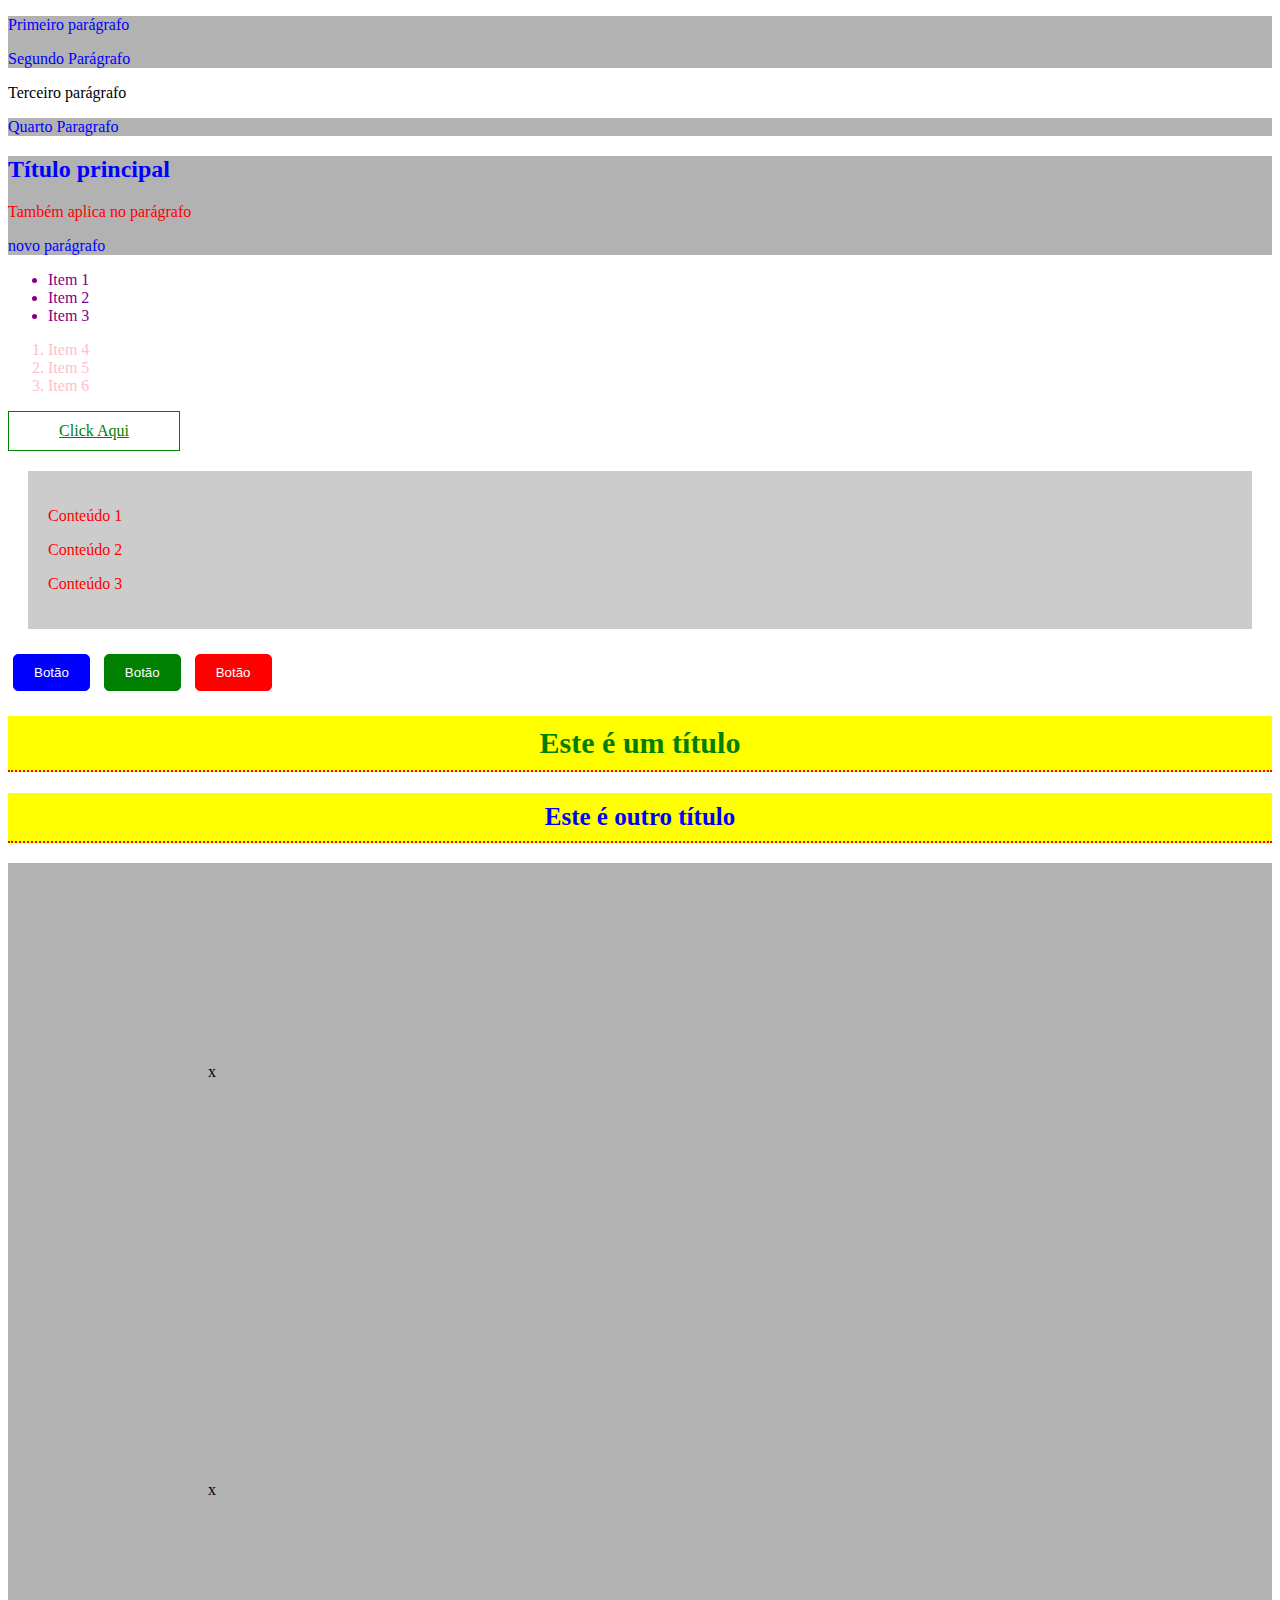
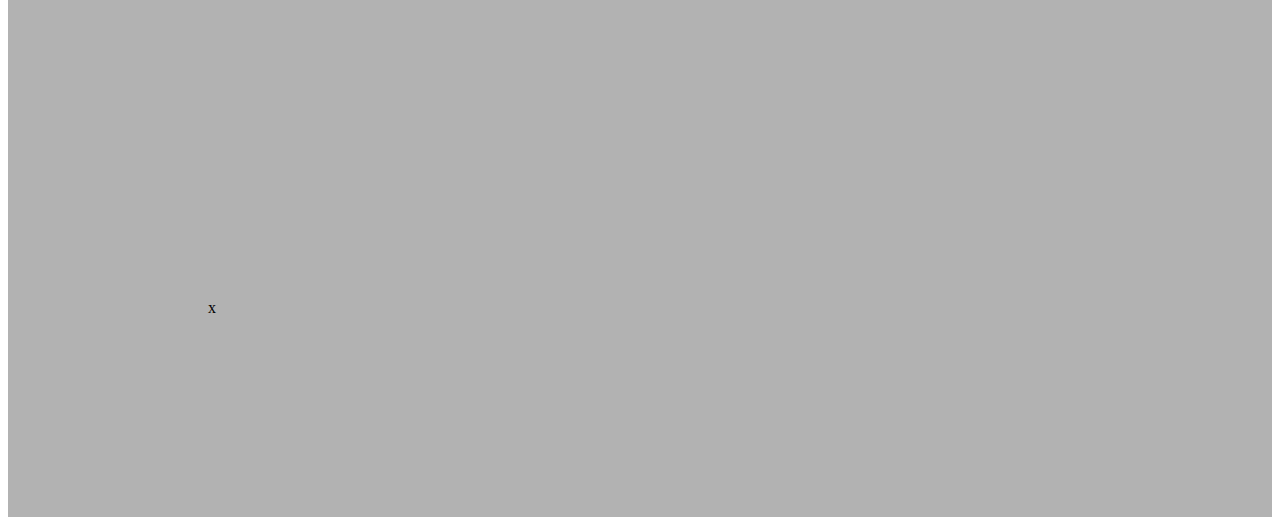
<file: 04. Regras de estilo/index.html>
<!DOCTYPE html>
    <html lang="pt-br">
    <head>
        <meta charset="UTF-8">
        <meta http-equiv="X-UA-Compatible" content="IE=edge">
        <meta name="viewport" content="width=device-width, initial-scale=1.0">

        <title>Regras de estilo</title>

        <!-- Estilo CSS -->
        <link rel="stylesheet" href="estilo.css">

        <!-- OBS: Basicamente o "nesting" é equivalente a seletores de pai e filho -->

    </head>

    <body>

        <div>
            <p>Primeiro parágrafo</p>
            <p>Segundo Parágrafo</p>
        </div>

        <p>Terceiro parágrafo</p>

        <div>
            <p>Quarto Paragrafo</p>
        </div>

        <main>
            <h2>Título principal</h2>
            <p class="p-vermelho">Também aplica no parágrafo</p>
            <p>novo parágrafo</p>
        </main>

        <ul>
            <li>Item 1</li>
            <li>Item 2</li>
            <li>Item 3</li>
        </ul>

        <ol>
            <li>Item 4</li>
            <li>Item 5</li>
            <li>Item 6</li>
        </ol>


        <a href="">Click Aqui</a>

        <div class="container">

            <p class="container-content">Conteúdo 1</p>
            <p class="container-content">Conteúdo 2</p>
            <p class="container-content">Conteúdo 3</p>

        </div>

        <button class="btn">Botão</button>
        <button class="btn btn-success">Botão</button>
        <button class="btn btn-danger">Botão</button>

        <h1 class="title">Este é um título</h1>
        <h2 class="sub-title">Este é outro título</h2>

        <div class="spacing">x</div>
        <div class="spacing">x</div>
        <div class="spacing">x</div>

    </body>
</html>
</file>
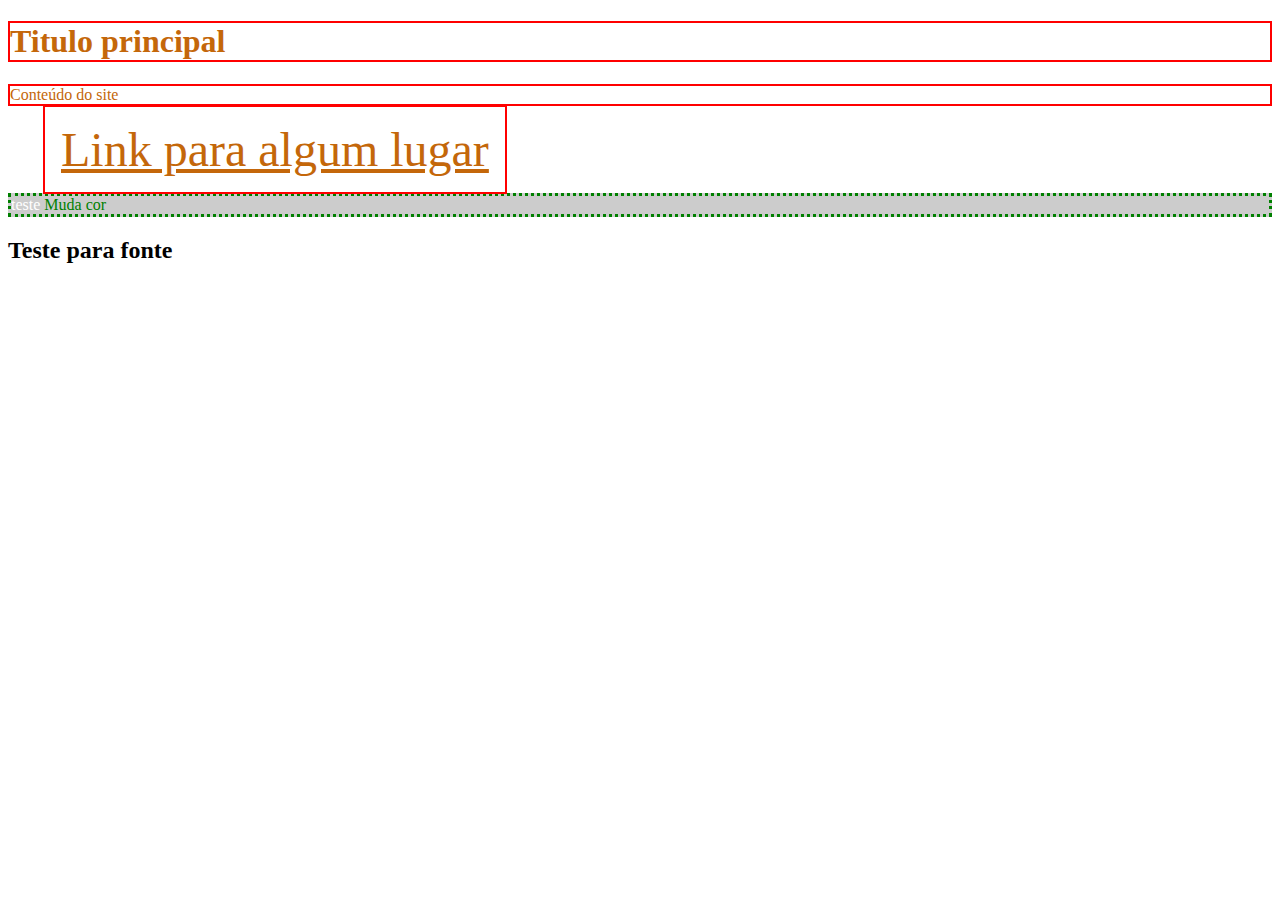
<file: 05. Variaveis/index.html>
<!DOCTYPE html>
    <html lang="pt-br">
    <head>
        <meta charset="UTF-8">
        <meta http-equiv="X-UA-Compatible" content="IE=edge">
        <meta name="viewport" content="width=device-width, initial-scale=1.0">
        <title>Variáveis</title>

        <!--Estilo CSS-->
        <link rel="stylesheet" href="css-sass/estilo.css">
    </head>

    <body>

        <h1>Titulo principal</h1>
        <p>Conteúdo do site</p>
        <a href="">Link para algum lugar</a>

        <div>
            <p>teste <span>Muda cor</span></p>
            <h2>Teste para fonte</h2>
        </div>


        
    </body>
</html>
</file>
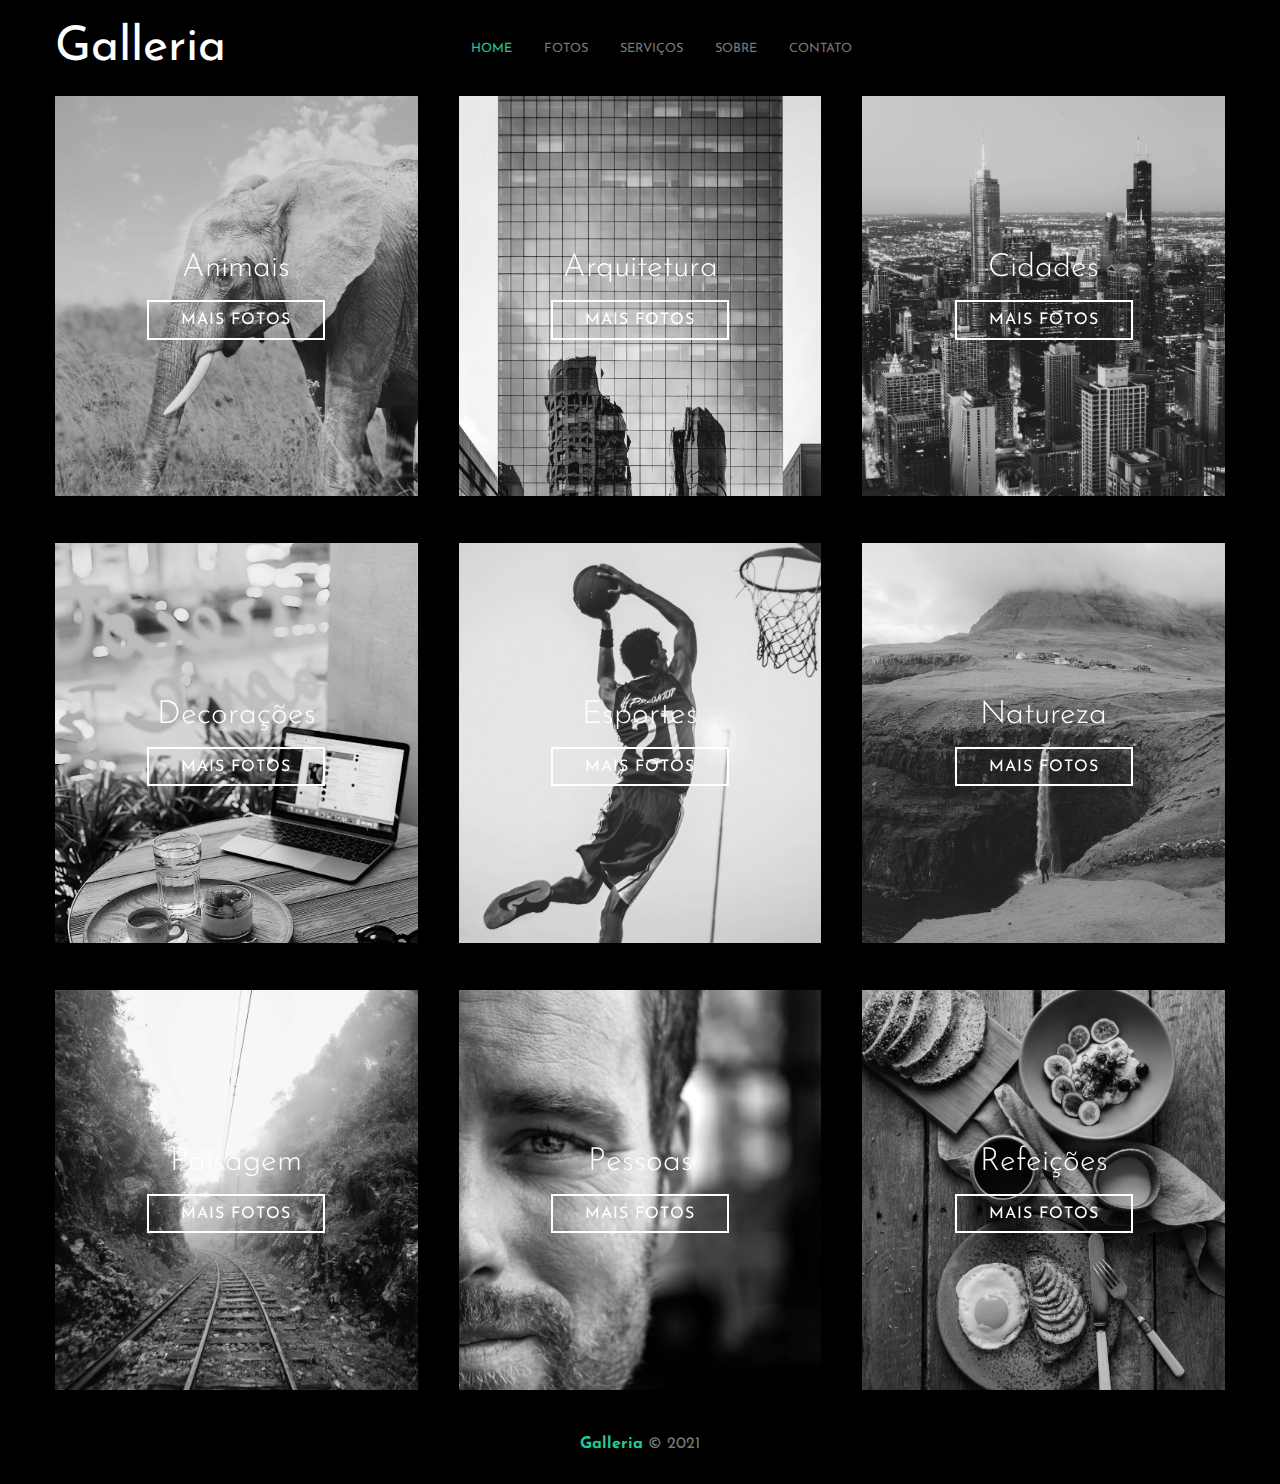
<file: 00. curso_sass-main/11_galleria/index.html>
<!DOCTYPE html>
<html lang="en">
<head>
  <meta charset="UTF-8">
  <meta name="viewport" content="width=device-width, initial-scale=1.0">
  <title>Galleria</title>
  <!-- Google Fonts -->
  <link rel="preconnect" href="https://fonts.gstatic.com">
  <link href="https://fonts.googleapis.com/css2?family=Josefin+Sans:ital,wght@0,100;0,200;0,300;0,400;0,500;0,600;0,700;1,100;1,200;1,300;1,400;1,500;1,600;1,700&display=swap" rel="stylesheet">
  <!-- Font Awesome -->
  <link rel="stylesheet" href="https://cdnjs.cloudflare.com/ajax/libs/font-awesome/5.15.2/css/all.min.css" integrity="sha512-HK5fgLBL+xu6dm/Ii3z4xhlSUyZgTT9tuc/hSrtw6uzJOvgRr2a9jyxxT1ely+B+xFAmJKVSTbpM/CuL7qxO8w==" crossorigin="anonymous" />
  <!-- Estilos da aplicação -->
  <link rel="stylesheet" href="css/styles.css">
</head>
<body>
  <header class="header">
    <a href="" class="header-brand">Galleria</a>
    <nav class="header-navbar">
      <ul>
        <li>
          <a href="#" class="active">Home</a>
        </li>
        <li>
          <a href="#">Fotos</a>
        </li>
        <li>
          <a href="#">Serviços</a>
        </li>
        <li>
          <a href="#">Sobre</a>
        </li>
        <li>
          <a href="#">Contato</a>
        </li>
      </ul>
    </nav>
    <div class="header-social-media">
      <ul>
        <li>
          <a href="#">
            <i class="fab fa-facebook-f"></i>
          </a>
        </li>
        <li>
          <a href="#">
            <i class="fab fa-twitter"></i>
          </a>
        </li>
        <li>
          <a href="#">
            <i class="fab fa-instagram"></i>
          </a>
        </li>
        <li>
          <a href="#">
            <i class="fab fa-youtube"></i>
          </a>
        </li>
      </ul>
    </div>
  </header>
  <main>
    <div class="gallery">
      <div class="gallery-card" id="card-1">
        <h2 class="gallery-card-title">Animais</h2>
        <a href="" class="gallery-card-btn">Mais fotos</a>
      </div>
      <div class="gallery-card" id="card-2">
        <h2 class="gallery-card-title">Arquitetura</h2>
        <a href="" class="gallery-card-btn">Mais fotos</a>
      </div>
      <div class="gallery-card" id="card-3">
        <h2 class="gallery-card-title">Cidades</h2>
        <a href="" class="gallery-card-btn">Mais fotos</a>
      </div>
      <div class="gallery-card" id="card-4">
        <h2 class="gallery-card-title">Decorações</h2>
        <a href="" class="gallery-card-btn">Mais fotos</a>
      </div>
      <div class="gallery-card" id="card-5">
        <h2 class="gallery-card-title">Esportes</h2>
        <a href="" class="gallery-card-btn">Mais fotos</a>
      </div>
      <div class="gallery-card" id="card-6">
        <h2 class="gallery-card-title">Natureza</h2>
        <a href="" class="gallery-card-btn">Mais fotos</a>
      </div>
      <div class="gallery-card" id="card-7">
        <h2 class="gallery-card-title">Paisagem</h2>
        <a href="" class="gallery-card-btn">Mais fotos</a>
      </div>
      <div class="gallery-card" id="card-8">
        <h2 class="gallery-card-title">Pessoas</h2>
        <a href="" class="gallery-card-btn">Mais fotos</a>
      </div>
      <div class="gallery-card" id="card-9">
        <h2 class="gallery-card-title">Refeições</h2>
        <a href="" class="gallery-card-btn">Mais fotos</a>
      </div>
    </div>
  </main>
  <footer>
    <p><span>Galleria</span> &copy; 2021</p>
  </footer>
</body>
</html>
</file>
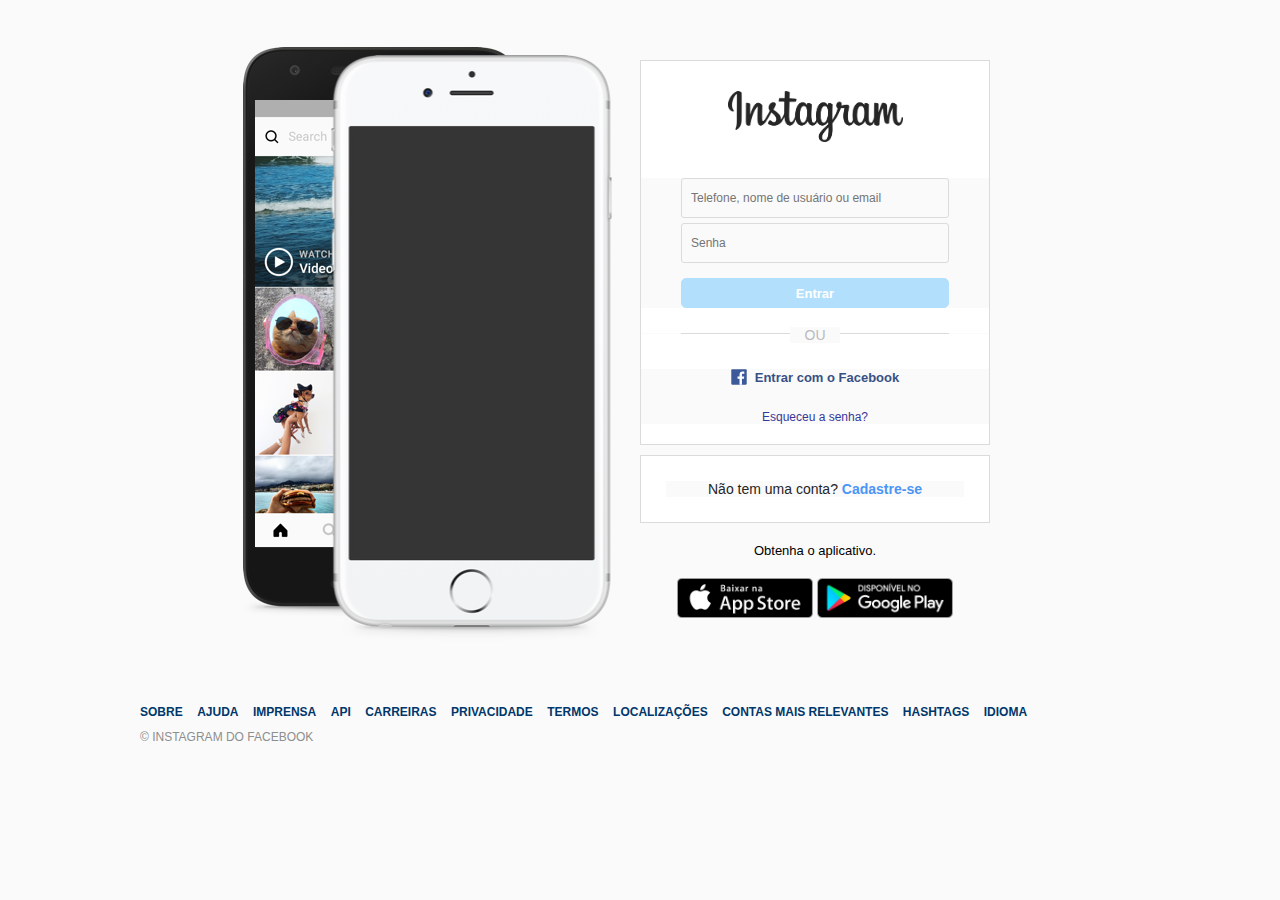
<file: 00. curso_sass-main/12_home_instagram/index.html>
<!DOCTYPE html>
<html lang="en">
<head>
  <meta charset="UTF-8">
  <meta name="viewport" content="width=device-width, initial-scale=1.0, maxmum-scale=1, user-scalable=no">
  <title>Instagram</title>
  <link rel="shortcut icon" href="img/favicon.png" />
  <link rel="stylesheet" href="css/styles.css">
</head>
<body>
  <main>
    <div id="main-container">
      <!-- BANNER LATERAL -->
      <div id="banner-container">
        <img src="img/imagem_cel_exterior.png" alt="Crie uma conta no Instagram">
      </div>
      <!-- FORM DE LOGIN E REGISTRO -->
      <div id="form-container">
        <div id="form-box">
          <img id="logo-insta" src="img/logo_instagram.png" alt="Instagram">
          <form id="login-form">
            <input type="text" name="username" placeholder="Telefone, nome de usuário ou email">
            <input type="password" name="password" placeholder="Senha">
            <input type="submit" value="Entrar">
          </form>
          <div class="separator">
            <div class="line"></div>
            <span>Ou</span>
          </div>
          <div id="other-links">
            <div id="facebook-login">
              <a href="#">
                <img src="img/logo_facebook.svg" alt="Facebook">
                <span>Entrar com o Facebook</span>
              </a>
            </div>
            <div id="forgot-pass">
              <a href="#">Esqueceu a senha?</a>
            </div>
          </div>
        </div>
        <div id="register-container">
          <p>Não tem uma conta? <a href="#">Cadastre-se</a></p>
        </div>
        <div id="get-app-container">
          <p>Obtenha o aplicativo.</p>
          <a href="#">
            <img src="img/botao_apple.png" alt="Apple Store">
          </a>
          <a href="#">
            <img src="img/botao_google_play.png" alt="Google Play">
          </a>
        </div>
      </div>
    </div>
  </main>
  <!-- RODAPÉ E LINKS DE NAVEGAÇÃO -->
  <footer>
    <nav>
      <ul id="footer-links">
        <li><a href="#">Sobre</a></li>
        <li><a href="#">Ajuda</a></li>
        <li><a href="#">Imprensa</a></li>
        <li><a href="#">API</a></li>
        <li><a href="#">Carreiras</a></li>
        <li><a href="#">Privacidade</a></li>
        <li><a href="#">Termos</a></li>
        <li><a href="#">Localizações</a></li>
        <li><a href="#">Contas mais relevantes</a></li>
        <li><a href="#">Hashtags</a></li>
        <li><a href="#">Idioma</a></li>
      </ul>
    </nav>
    <p id="copyright">&copy; Instagram do Facebook</p>
  </footer>
</body>
</html>
</file>
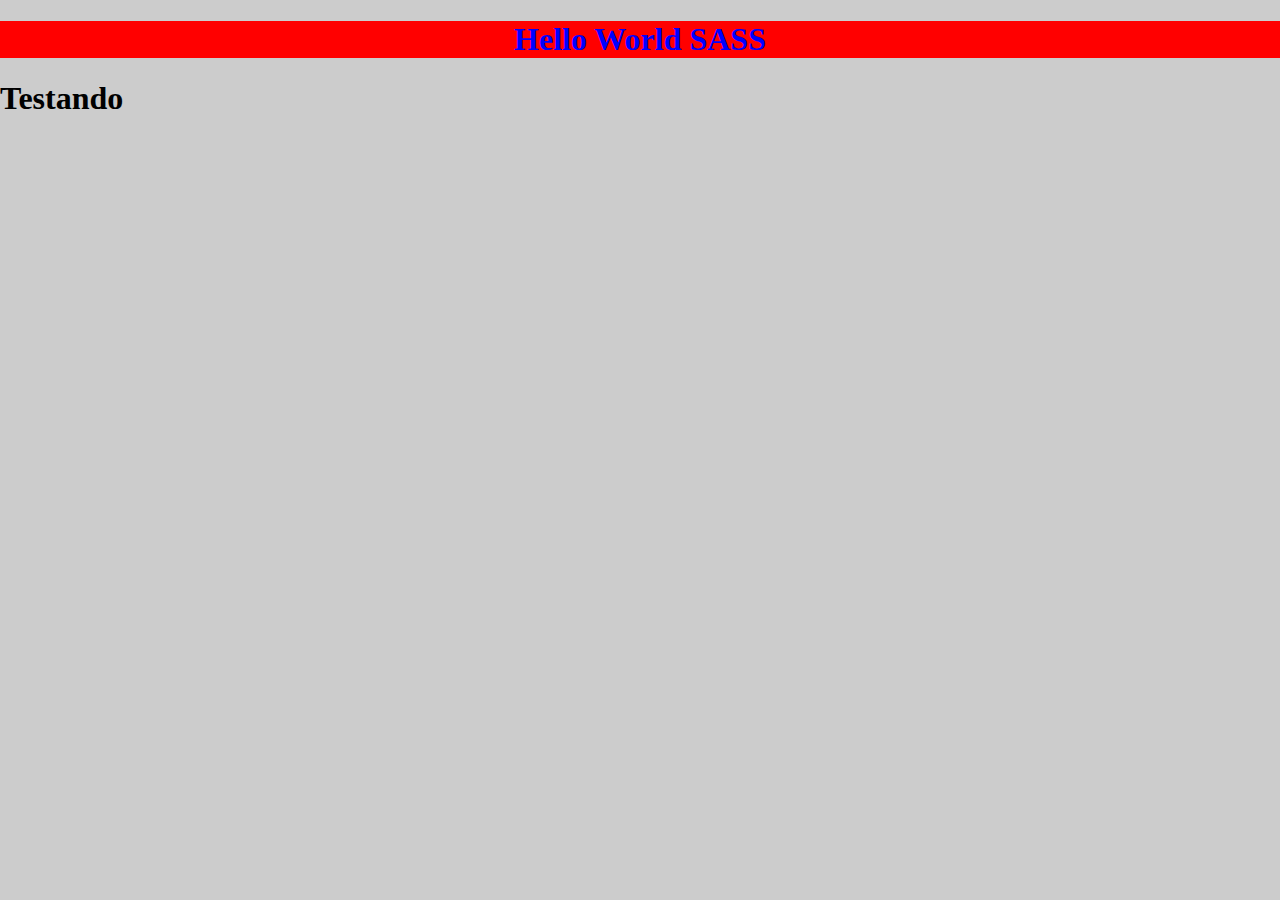
<file: 00. curso_sass-main/1_intro/index.html>
<!DOCTYPE html>
<html lang="en">
<head>
  <meta charset="UTF-8">
  <meta name="viewport" content="width=device-width, initial-scale=1.0">
  <title>Intro SASS</title>
  <link rel="stylesheet" href="css/styles.css">
</head>
<body>
  <div class="container">
    <h1>Hello World SASS</h1>
  </div>
  <h1>Testando</h1>
</body>
</html>
</file>
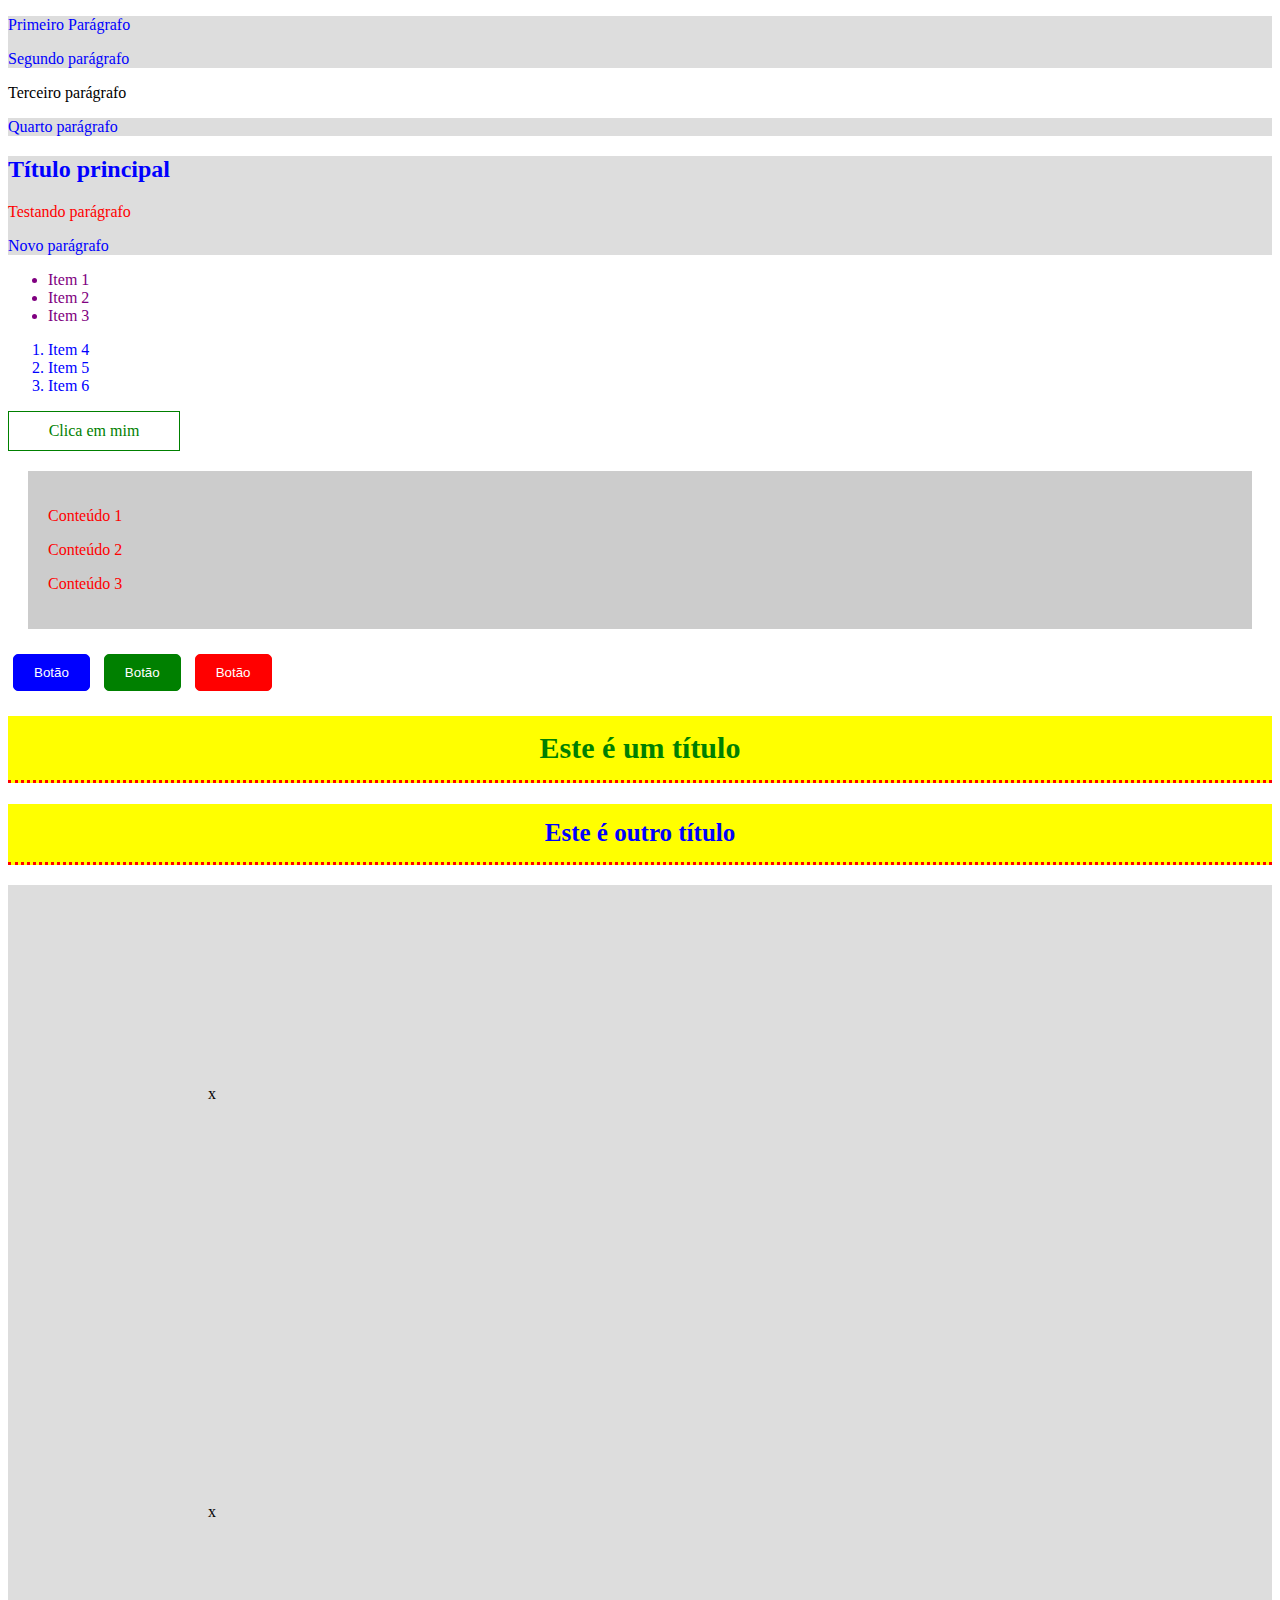
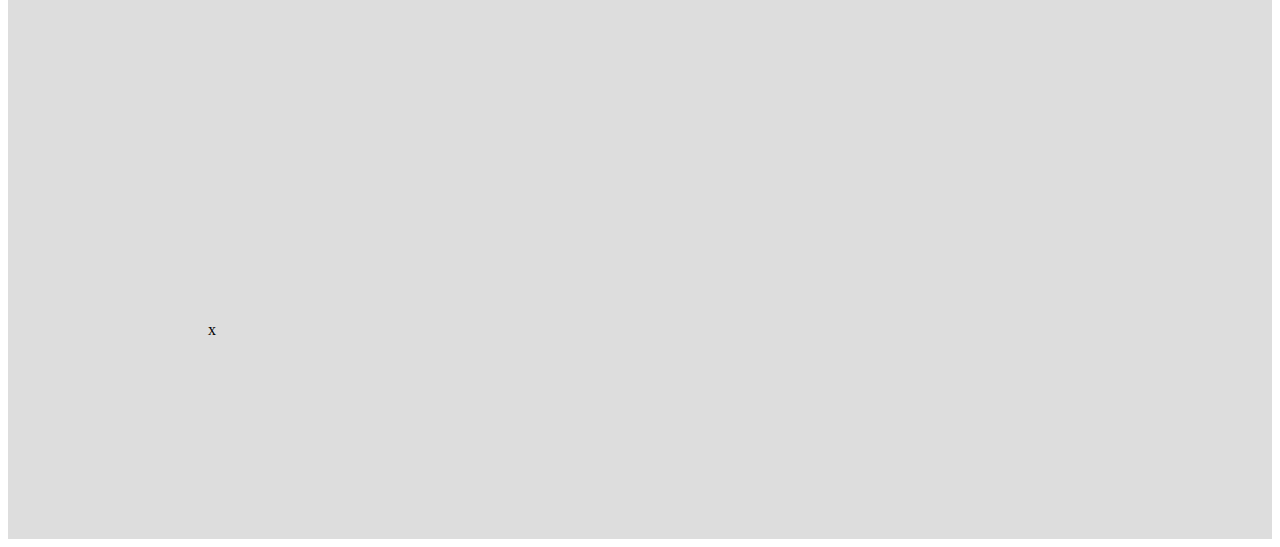
<file: 00. curso_sass-main/3_regras_de_estilo/index.html>
<!DOCTYPE html>
<html lang="en">
<head>
  <meta charset="UTF-8">
  <meta name="viewport" content="width=device-width, initial-scale=1.0">
  <title>Regras de Estilo</title>
  <link rel="stylesheet" href="css/styles.css">
</head>
<body>
  <div>
    <p>Primeiro Parágrafo</p>
    <p>Segundo parágrafo</p>
  </div>
  <p>Terceiro parágrafo</p>
  <div>
    <p>Quarto parágrafo</p>
  </div>
  <main>
    <h2>Título principal</h2>
    <p class="p-vermelho">Testando parágrafo</p>
    <p>Novo parágrafo</p>
  </main>
  <ul>
    <li>Item 1</li>
    <li>Item 2</li>
    <li>Item 3</li>
  </ul>
  <ol>
    <li>Item 4</li>
    <li>Item 5</li>
    <li>Item 6</li>
  </ol>
  <a href="#">Clica em mim</a>
  <div class="container">
    <p class="container-content">Conteúdo 1</p>
    <p class="container-content">Conteúdo 2</p>
    <p class="container-content">Conteúdo 3</p>
  </div>
  <button class="btn">Botão</button>
  <button class="btn btn-success">Botão</button>
  <button class="btn btn-danger">Botão</button>
  <h1 class="title">Este é um título</h1>
  <h2 class="sub-title">Este é outro título</h2>
  <div class="spacing">x</div>
  <div class="spacing">x</div>
  <div class="spacing">x</div>
</body>
</html>
</file>
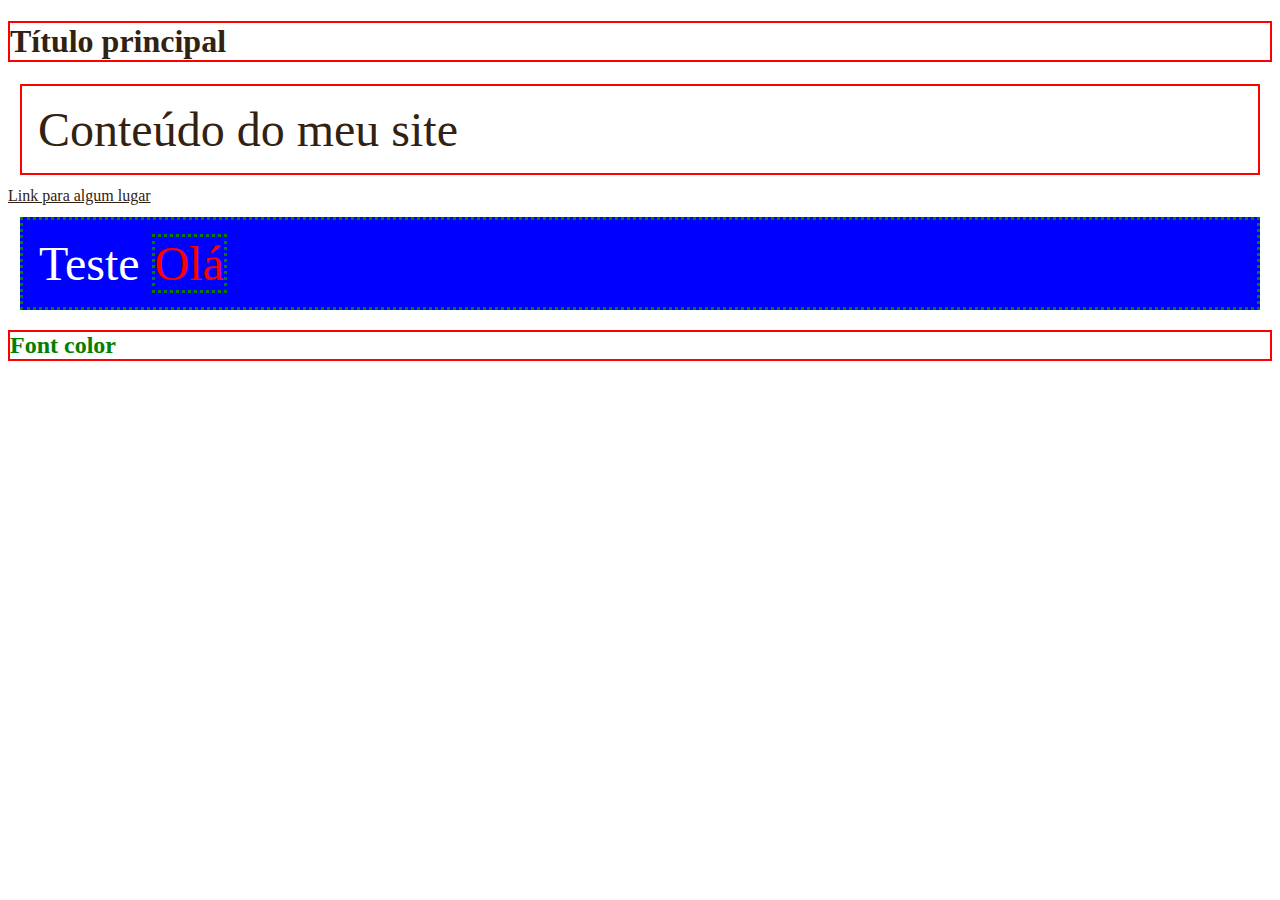
<file: 00. curso_sass-main/4_variaveis/index.html>
<!DOCTYPE html>
<html lang="en">
<head>
  <meta charset="UTF-8">
  <meta name="viewport" content="width=device-width, initial-scale=1.0">
  <title>Variáveis</title>
  <link rel="stylesheet" href="css/styles.css">
</head>
<body>
  <h1>Título principal</h1>
  <p>Conteúdo do meu site</p>
  <a href="#">Link para algum lugar</a>
  <div>
    <p>Teste <span>Olá</span></p>
  </div>
  <h2>Font color</h2>
</body>
</html>
</file>
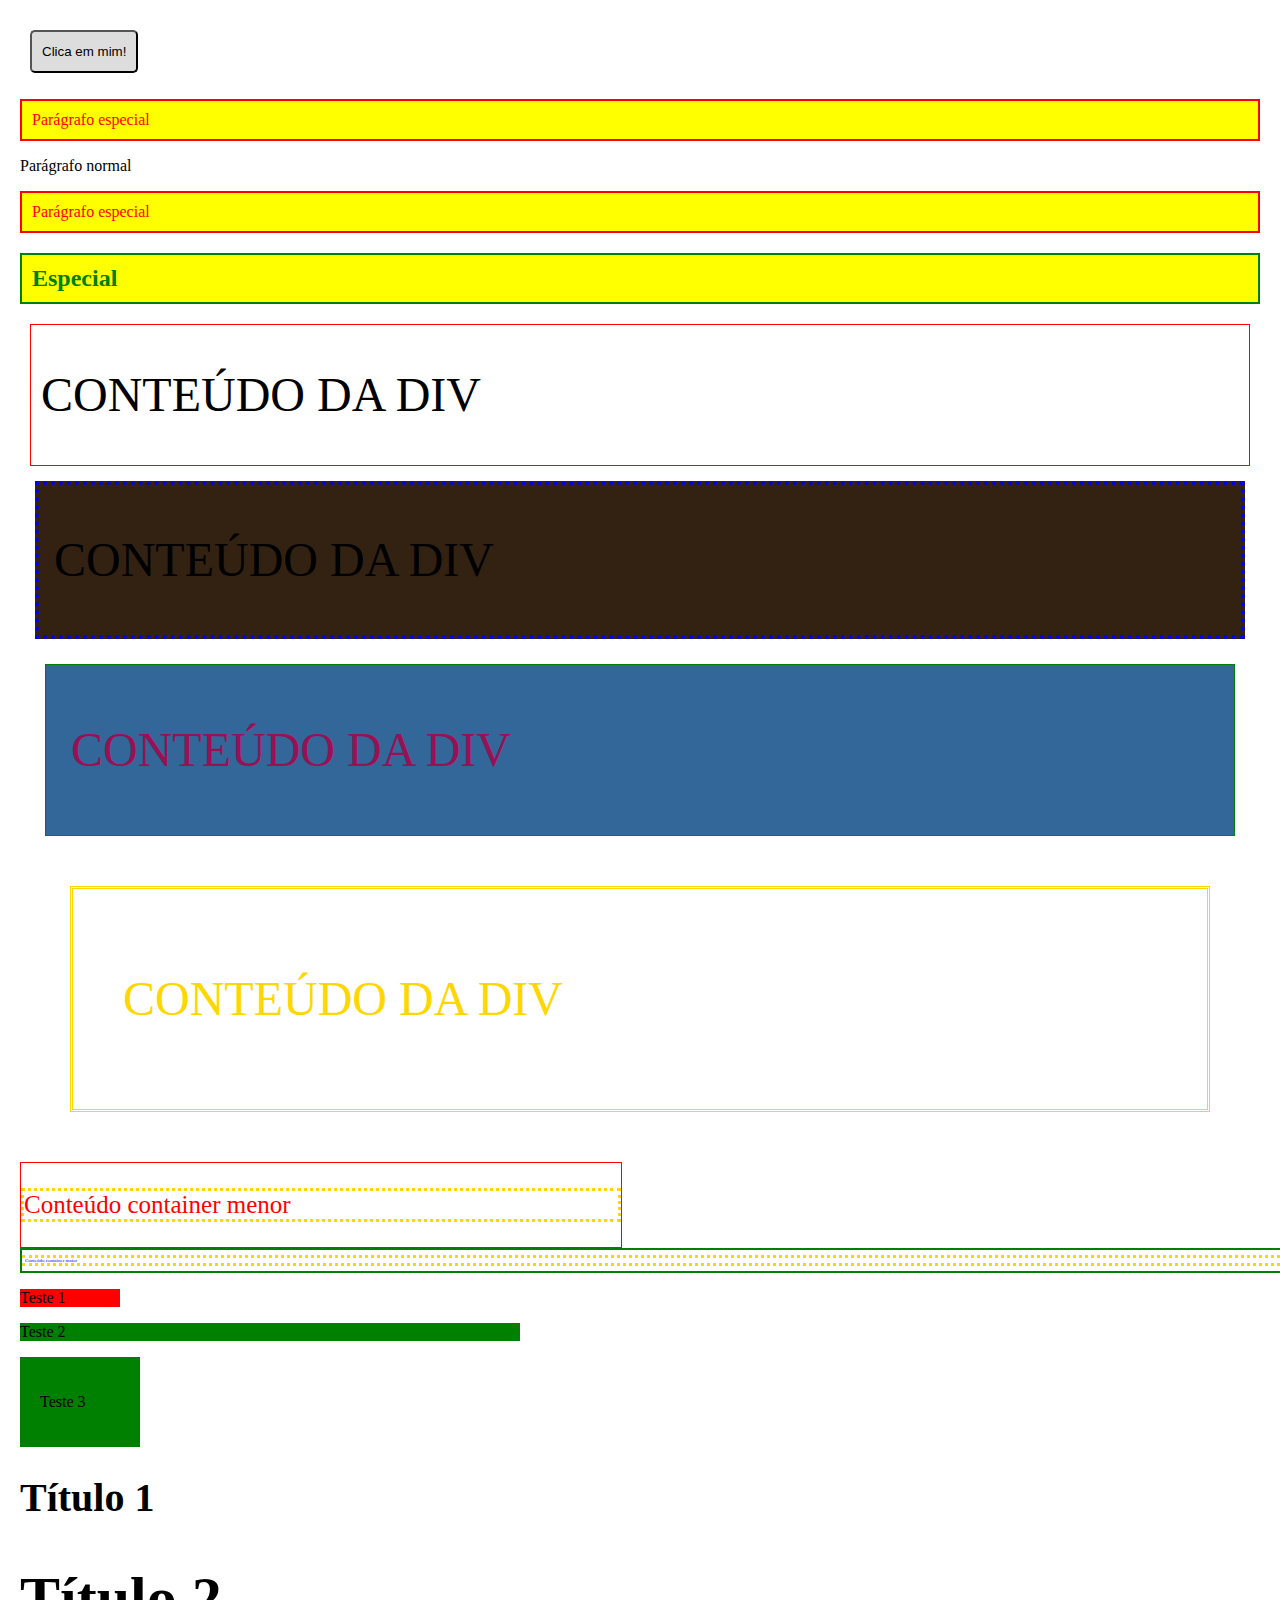
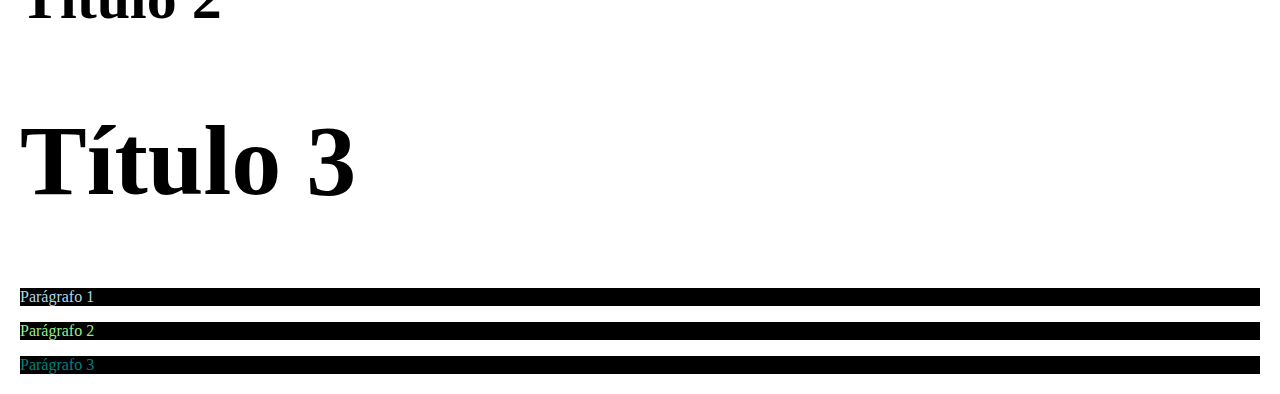
<file: 00. curso_sass-main/5_funcionalidades_sass/index.html>
<!DOCTYPE html>
<html lang="en">
<head>
  <meta charset="UTF-8">
  <meta name="viewport" content="width=device-width, initial-scale=1.0">
  <title>Funcionalidades SASS</title>
  <link rel="stylesheet" href="css/styles.css">
</head>
<body>
  <button class="btn">Clica em mim!</button>
  <p class="p-esp">Parágrafo especial</p>
  <p>Parágrafo normal</p>
  <p class="p-esp">Parágrafo especial</p>
  <h2>Especial</h2>
  <div class="esp-menor">
    <p>Conteúdo da div</p>
  </div>
  <div class="esp-medio">
    <p>Conteúdo da div</p>
  </div>
  <div class="esp-maior">
    <p>Conteúdo da div</p>
  </div>
  <div class="esp-maior-ainda">
    <p>Conteúdo da div</p>
  </div>
  <div class="container-menor">
    <p class="fonte-grande">Conteúdo container menor</p>
  </div>
  <div class="container-maior">
    <p class="fonte-pequena">Conteúdo container maior</p>
  </div>
  <div class="teste-1">
    <p>Teste 1</p>
  </div>
  <div class="teste-2">
    <p>Teste 2</p>
  </div>
  <div class="teste-3">
    <p>Teste 3</p>
  </div>
  <h1 class="title-40px">Título 1</h1>
  <h1 class="title-60px">Título 2</h1>
  <h1 class="title-100px">Título 3</h1>
  <p class="p-1">Parágrafo 1</p>
  <p class="p-2">Parágrafo 2</p>
  <p class="p-3">Parágrafo 3</p>
</body>
</html>
</file>
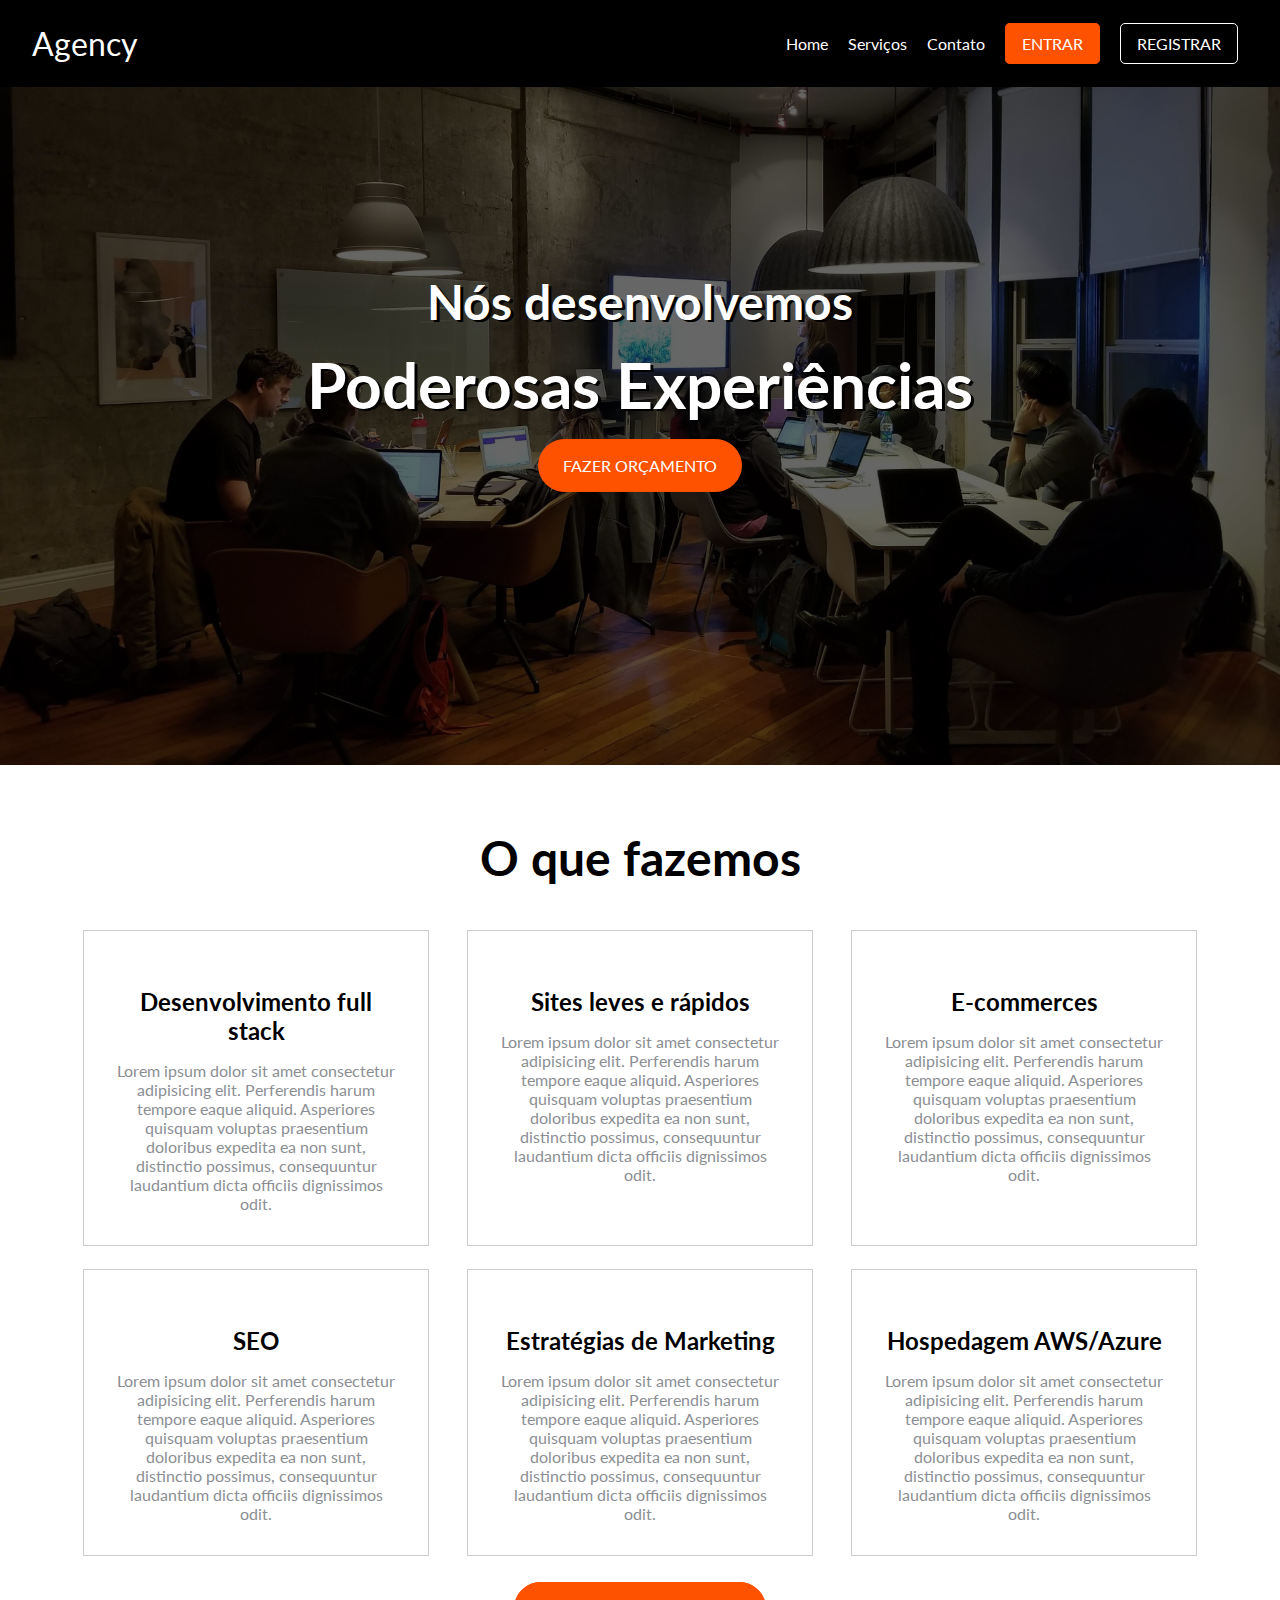
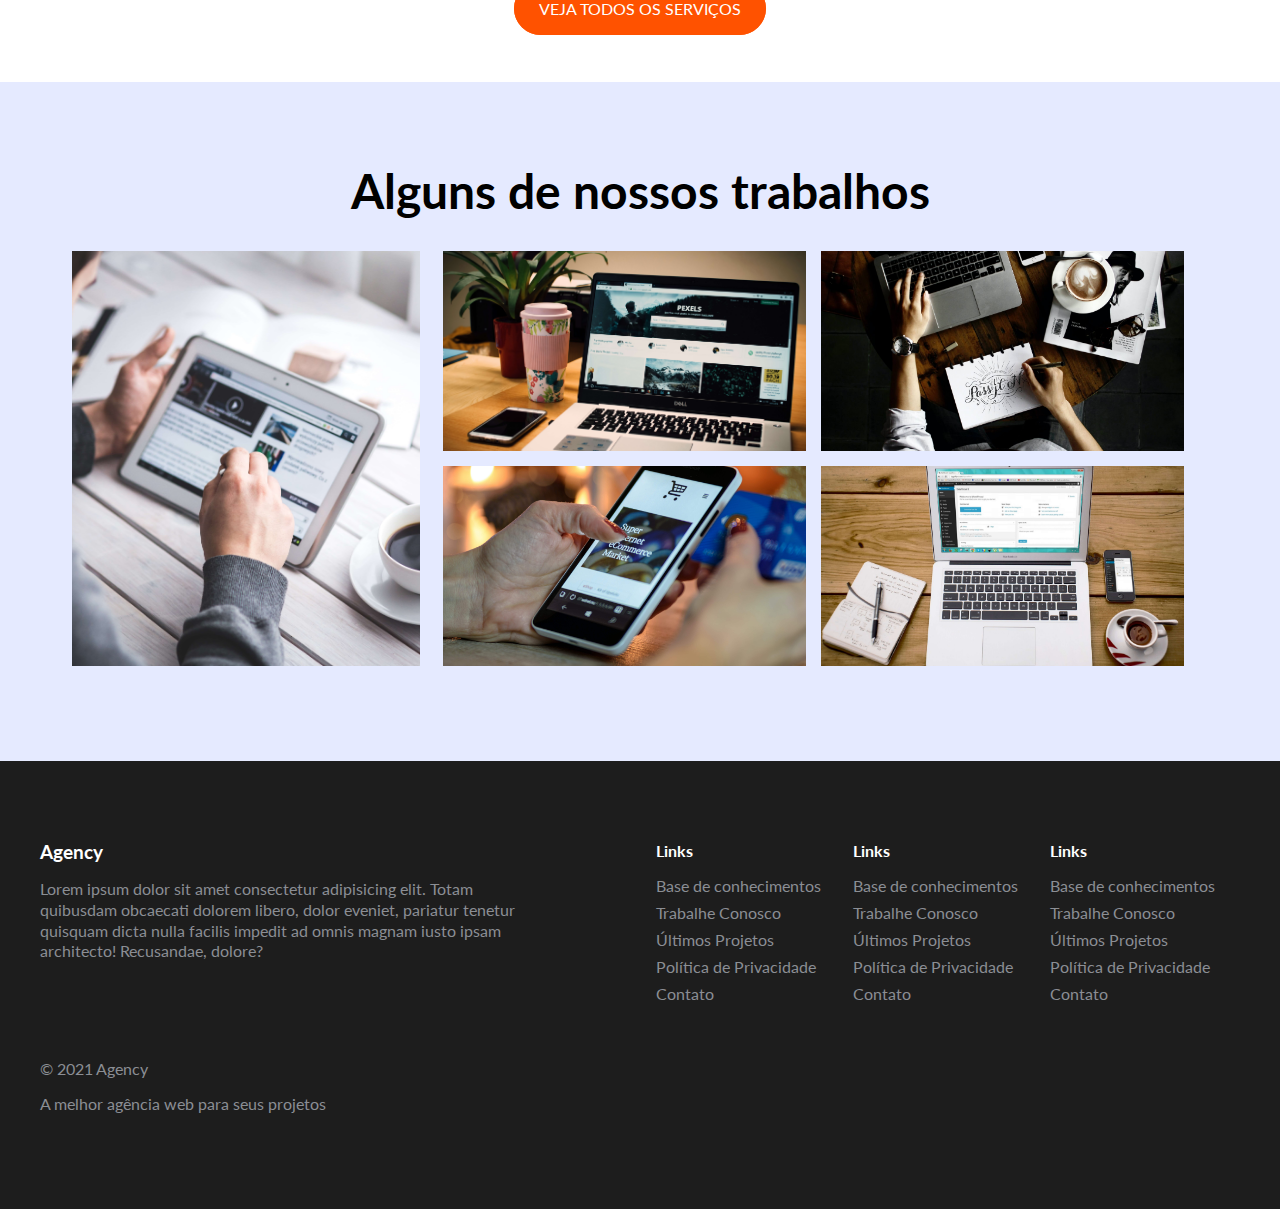
<file: 00. curso_sass-main/6_projeto_agency/index.html>
<!DOCTYPE html>
<html lang="en">
<head>
  <meta charset="UTF-8">
  <meta name="viewport" content="width=device-width, initial-scale=1.0">
  <title>Agency</title>
  <!-- Google Fonts -->
  <link rel="preconnect" href="https://fonts.gstatic.com">
  <link href="https://fonts.googleapis.com/css2?family=Lato:ital,wght@0,300;0,700;0,900;1,300;1,700;1,900&display=swap" rel="stylesheet">
  <!-- Font Awesome -->
  <link rel="stylesheet" href="https://cdnjs.cloudflare.com/ajax/libs/font-awesome/5.15.2/css/all.min.css" integrity="sha512-HK5fgLBL+xu6dm/Ii3z4xhlSUyZgTT9tuc/hSrtw6uzJOvgRr2a9jyxxT1ely+B+xFAmJKVSTbpM/CuL7qxO8w==" crossorigin="anonymous" />
  <!-- CSS do projeto -->
  <link rel="stylesheet" href="css/styles.css">
</head>
<body>
  <!-- Cabeçalho -->
  <header id="main-banner">
    <div class="nav-container">
      <a href="#" class="brand">
        <i class="fas fa-brain"></i> Agency
      </a>
      <nav>
        <ul class="nav-container-navbar">
          <li>
            <a href="#">Home</a>
          </li>
          <li>
            <a href="#">Serviços</a>
          </li>
          <li>
            <a href="#">Contato</a>
          </li>
          <li>
            <a href="#" class="btn btn-primary">Entrar</a>
          </li>
          <li>
            <a href="#" class="btn">Registrar</a>
          </li>
        </ul>
      </nav>
      <i class="fas fa-bars"></i>
    </div>
    <div class="title-container">
      <h2>Nós desenvolvemos</h2>
      <h1>Poderosas Experiências</h1>
      <a href="#" class="btn btn-primary btn-rounded">Fazer Orçamento</a>
    </div>
  </header>
  <!-- Serviços -->
  <main class="services-container">
    <h2>O que fazemos</h2>
    <div class="services-card-container">
      <div class="services-card">
        <i class="fab fa-buffer"></i>
        <h3>Desenvolvimento full stack</h3>
        <p>Lorem ipsum dolor sit amet consectetur adipisicing elit. Perferendis harum tempore eaque aliquid. Asperiores quisquam voluptas praesentium doloribus expedita ea non sunt, distinctio possimus, consequuntur laudantium dicta officiis dignissimos odit.</p>
      </div>
      <div class="services-card">
        <i class="fas fa-bolt"></i>
        <h3>Sites leves e rápidos</h3>
        <p>Lorem ipsum dolor sit amet consectetur adipisicing elit. Perferendis harum tempore eaque aliquid. Asperiores quisquam voluptas praesentium doloribus expedita ea non sunt, distinctio possimus, consequuntur laudantium dicta officiis dignissimos odit.</p>
      </div>
      <div class="services-card">
        <i class="fas fa-cart-plus"></i>
        <h3>E-commerces</h3>
        <p>Lorem ipsum dolor sit amet consectetur adipisicing elit. Perferendis harum tempore eaque aliquid. Asperiores quisquam voluptas praesentium doloribus expedita ea non sunt, distinctio possimus, consequuntur laudantium dicta officiis dignissimos odit.</p>
      </div>
      <div class="services-card">
        <i class="fas fa-chart-line"></i>
        <h3>SEO</h3>
        <p>Lorem ipsum dolor sit amet consectetur adipisicing elit. Perferendis harum tempore eaque aliquid. Asperiores quisquam voluptas praesentium doloribus expedita ea non sunt, distinctio possimus, consequuntur laudantium dicta officiis dignissimos odit.</p>
      </div>
      <div class="services-card">
        <i class="fas fa-chess-pawn"></i>
        <h3>Estratégias de Marketing</h3>
        <p>Lorem ipsum dolor sit amet consectetur adipisicing elit. Perferendis harum tempore eaque aliquid. Asperiores quisquam voluptas praesentium doloribus expedita ea non sunt, distinctio possimus, consequuntur laudantium dicta officiis dignissimos odit.</p>
      </div>
      <div class="services-card">
        <i class="fas fa-cloud"></i>
        <h3>Hospedagem AWS/Azure</h3>
        <p>Lorem ipsum dolor sit amet consectetur adipisicing elit. Perferendis harum tempore eaque aliquid. Asperiores quisquam voluptas praesentium doloribus expedita ea non sunt, distinctio possimus, consequuntur laudantium dicta officiis dignissimos odit.</p>
      </div>
    </div>
    <a href="#" class="btn btn-primary btn-rounded">Veja todos os Serviços</a>
  </main>
  <!-- Jobs -->
  <div class="jobs-container">
    <h2>Alguns de nossos trabalhos</h2>
    <div class="jobs-list">
      <div class="first-job" id="job1">
        <div class="job-card-cover">
          <p class="job-card-title">Projeto 1</p>
          <p class="job-card-description">Lorem ipsum dolor sit amet consectetur adipisicing elit. Cumque amet maxime nostrum quaerat. Nihil officia similique excepturi voluptas perspiciatis, odit veritatis cum, dolores adipisci deserunt deleniti nemo repellendus optio eius.</p>
        </div>
      </div>
      <div class="other-jobs-container">
        <div class="job-card" id="job2">
          <div class="job-card-cover">
            <p class="job-card-title">Projeto 2</p>
            <p class="job-card-description">Lorem ipsum dolor sit amet consectetur adipisicing elit. Cumque amet maxime nostrum quaerat. Nihil officia similique excepturi voluptas perspiciatis, odit veritatis cum, dolores adipisci deserunt deleniti nemo repellendus optio eius.</p>
          </div>
        </div>
        <div class="job-card" id="job3">
          <div class="job-card-cover">
            <p class="job-card-title">Projeto 3</p>
            <p class="job-card-description">Lorem ipsum dolor sit amet consectetur adipisicing elit. Cumque amet maxime nostrum quaerat. Nihil officia similique excepturi voluptas perspiciatis, odit veritatis cum, dolores adipisci deserunt deleniti nemo repellendus optio eius.</p>
          </div>
        </div>
        <div class="job-card" id="job4">
          <div class="job-card-cover">
            <p class="job-card-title">Projeto 4</p>
            <p class="job-card-description">Lorem ipsum dolor sit amet consectetur adipisicing elit. Cumque amet maxime nostrum quaerat. Nihil officia similique excepturi voluptas perspiciatis, odit veritatis cum, dolores adipisci deserunt deleniti nemo repellendus optio eius.</p>
          </div>
        </div>
        <div class="job-card" id="job5">
          <div class="job-card-cover">
            <p class="job-card-title">Projeto 5</p>
            <p class="job-card-description">Lorem ipsum dolor sit amet consectetur adipisicing elit. Cumque amet maxime nostrum quaerat. Nihil officia similique excepturi voluptas perspiciatis, odit veritatis cum, dolores adipisci deserunt deleniti nemo repellendus optio eius.</p>
          </div>
        </div>
      </div>
    </div>
  </div>
  <!-- Footer -->
  <footer>
    <div class="footer-container">
      <div class="footer-desc-container">
        <h3 class="footer-title">Agency</h3>
        <p>Lorem ipsum dolor sit amet consectetur adipisicing elit. Totam quibusdam obcaecati dolorem libero, dolor eveniet, pariatur tenetur quisquam dicta nulla facilis impedit ad omnis magnam iusto ipsam architecto! Recusandae, dolore?</p>
      </div>
      <div class="footer-links-container">
        <div class="footer-links-container-list">
          <p class="footer-title">Links</p>
          <ul>
            <li>
              <a href="#">Base de conhecimentos</a>
            </li>
            <li>
              <a href="#">Trabalhe Conosco</a>
            </li>
            <li>
              <a href="#">Últimos Projetos</a>
            </li>
            <li>
              <a href="#">Política de Privacidade</a>
            </li>
            <li>
              <a href="#">Contato</a>
            </li>
          </ul>
        </div>
        <div class="footer-links-container-list">
          <p class="footer-title">Links</p>
          <ul>
            <li>
              <a href="#">Base de conhecimentos</a>
            </li>
            <li>
              <a href="#">Trabalhe Conosco</a>
            </li>
            <li>
              <a href="#">Últimos Projetos</a>
            </li>
            <li>
              <a href="#">Política de Privacidade</a>
            </li>
            <li>
              <a href="#">Contato</a>
            </li>
          </ul>
        </div>
        <div class="footer-links-container-list">
          <p class="footer-title">Links</p>
          <ul>
            <li>
              <a href="#">Base de conhecimentos</a>
            </li>
            <li>
              <a href="#">Trabalhe Conosco</a>
            </li>
            <li>
              <a href="#">Últimos Projetos</a>
            </li>
            <li>
              <a href="#">Política de Privacidade</a>
            </li>
            <li>
              <a href="#">Contato</a>
            </li>
          </ul>
        </div>
      </div>
      <div class="footer-copy-right-container">
        <p>&copy; 2021 Agency</p>
        <p>A melhor agência web para seus projetos</p>
      </div>
    </div>
  </footer>
</body>
</html>
</file>
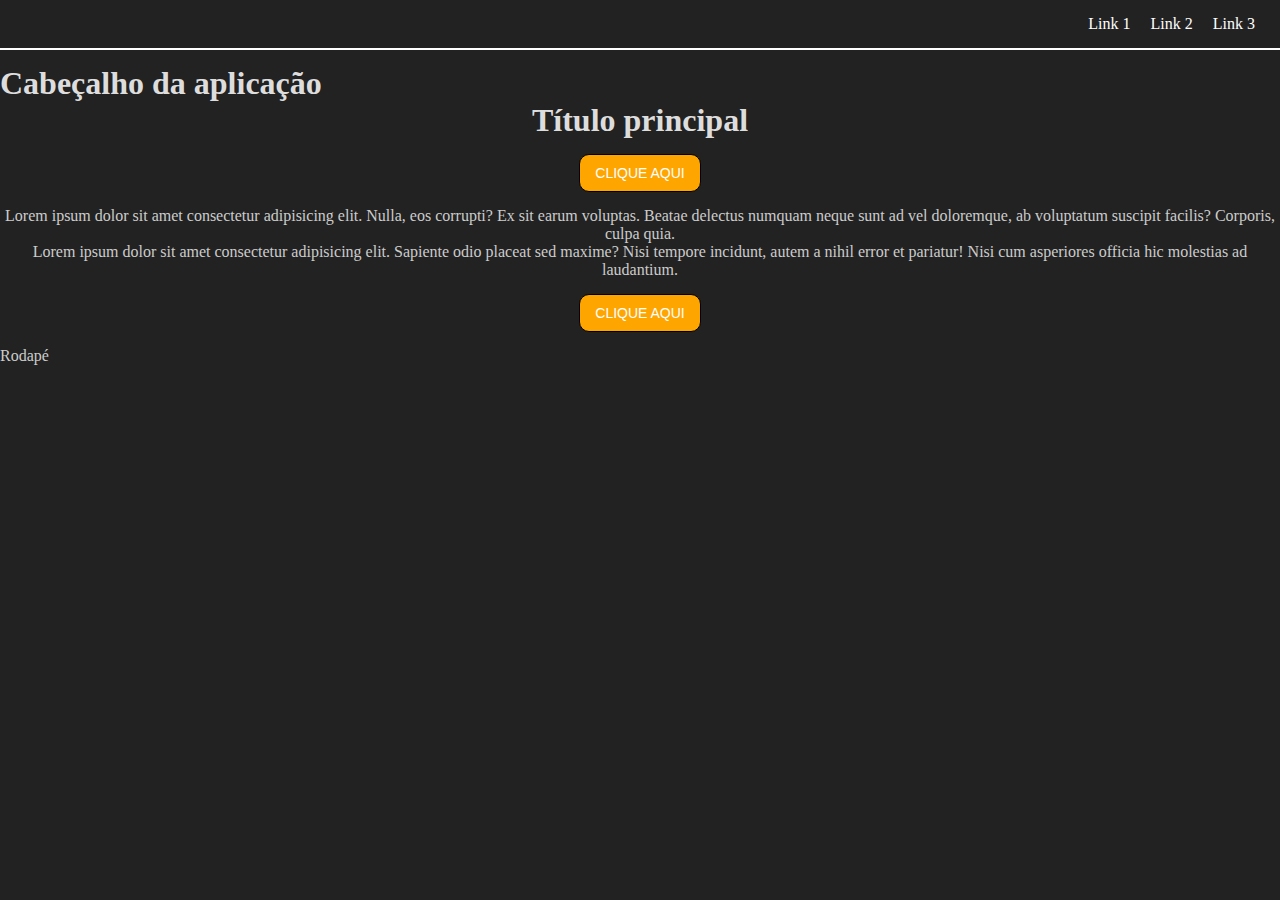
<file: 00. curso_sass-main/7_arquitetura_sass/index.html>
<!DOCTYPE html>
<html lang="en">
<head>
  <meta charset="UTF-8">
  <meta name="viewport" content="width=device-width, initial-scale=1.0">
  <title>Arquitetura SASS</title>
  <link rel="stylesheet" href="css/main.css">
</head>
<body>
  <header>
    <nav id="navbar">
      <ul>
        <li>
          <a href="">Link 1</a>
        </li>
        <li>
          <a href="">Link 2</a>
        </li>
        <li>
          <a href="">Link 3</a>
        </li>
      </ul>
    </nav>
    <h1>Cabeçalho da aplicação</h1>
  </header>
  <main>
    <h2>Título principal</h2>
    <button class="btn">Clique aqui</button>
    <p>Lorem ipsum dolor sit amet consectetur adipisicing elit. Nulla, eos corrupti? Ex sit earum voluptas. Beatae delectus numquam neque sunt ad vel doloremque, ab voluptatum suscipit facilis? Corporis, culpa quia.</p>
    <p>Lorem ipsum dolor sit amet consectetur adipisicing elit. Sapiente odio placeat sed maxime? Nisi tempore incidunt, autem a nihil error et pariatur! Nisi cum asperiores officia hic molestias ad laudantium.</p>
    <button class="btn">Clique aqui</button>
  </main>
  <footer>
    <p>Rodapé</p>
  </footer>
</body>
</html>
</file>
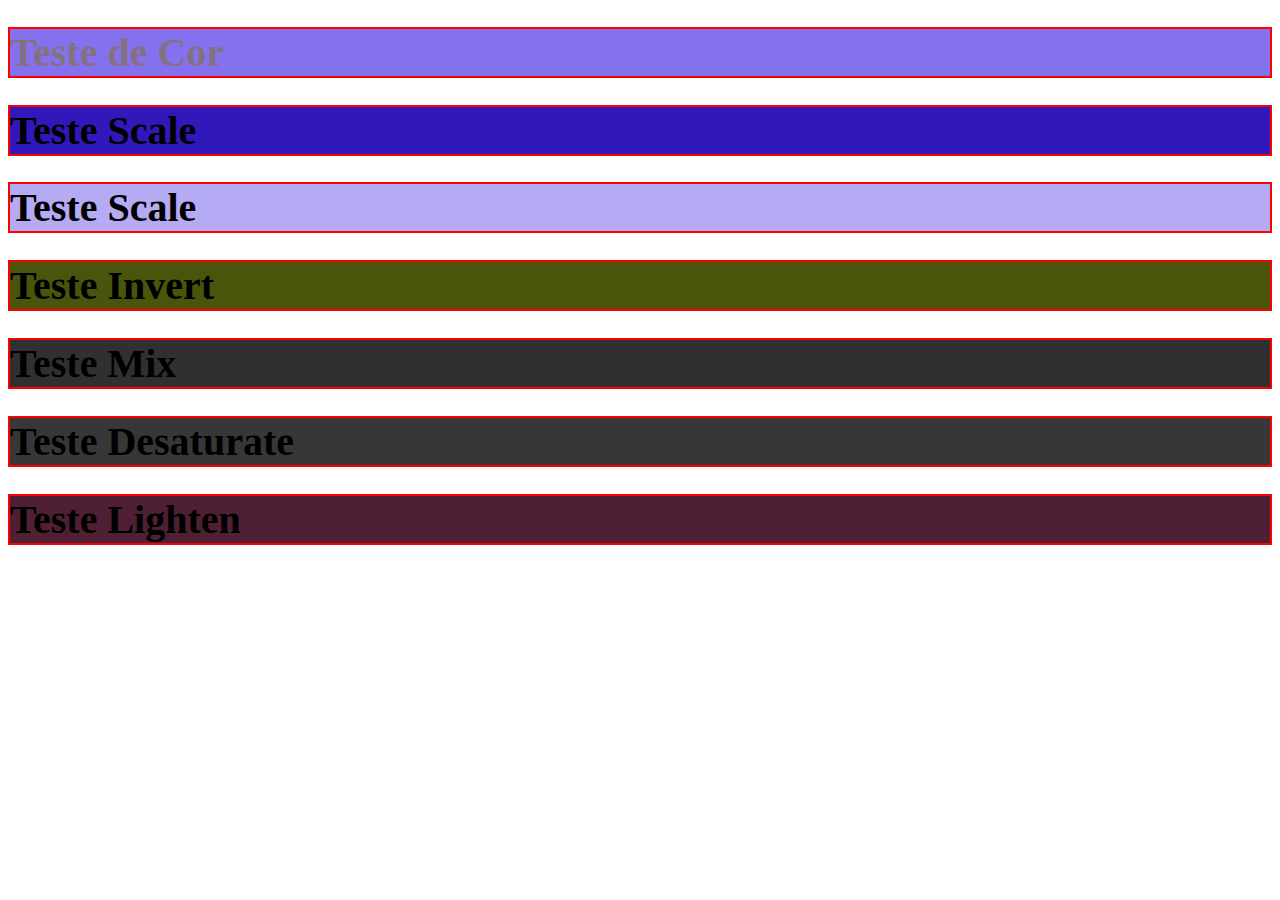
<file: 00. curso_sass-main/9_modulos_sass/index.html>
<!DOCTYPE html>
<html lang="en">
<head>
  <meta charset="UTF-8">
  <meta name="viewport" content="width=device-width, initial-scale=1.0">
  <title>Módulos do SASS</title>
  <link rel="stylesheet" href="css/styles.css">
</head>
<body>
  <h1 class="color-1">Teste de Cor</h1>
  <h1 class="color-2">Teste Scale</h1>
  <h1 class="color-3">Teste Scale</h1>
  <h1 class="color-4">Teste Invert</h1>
  <h1 class="color-5">Teste Mix</h1>
  <h1 class="color-6">Teste Desaturate</h1>
  <h1 class="color-7">Teste Lighten</h1>
</body>
</html>
</file>
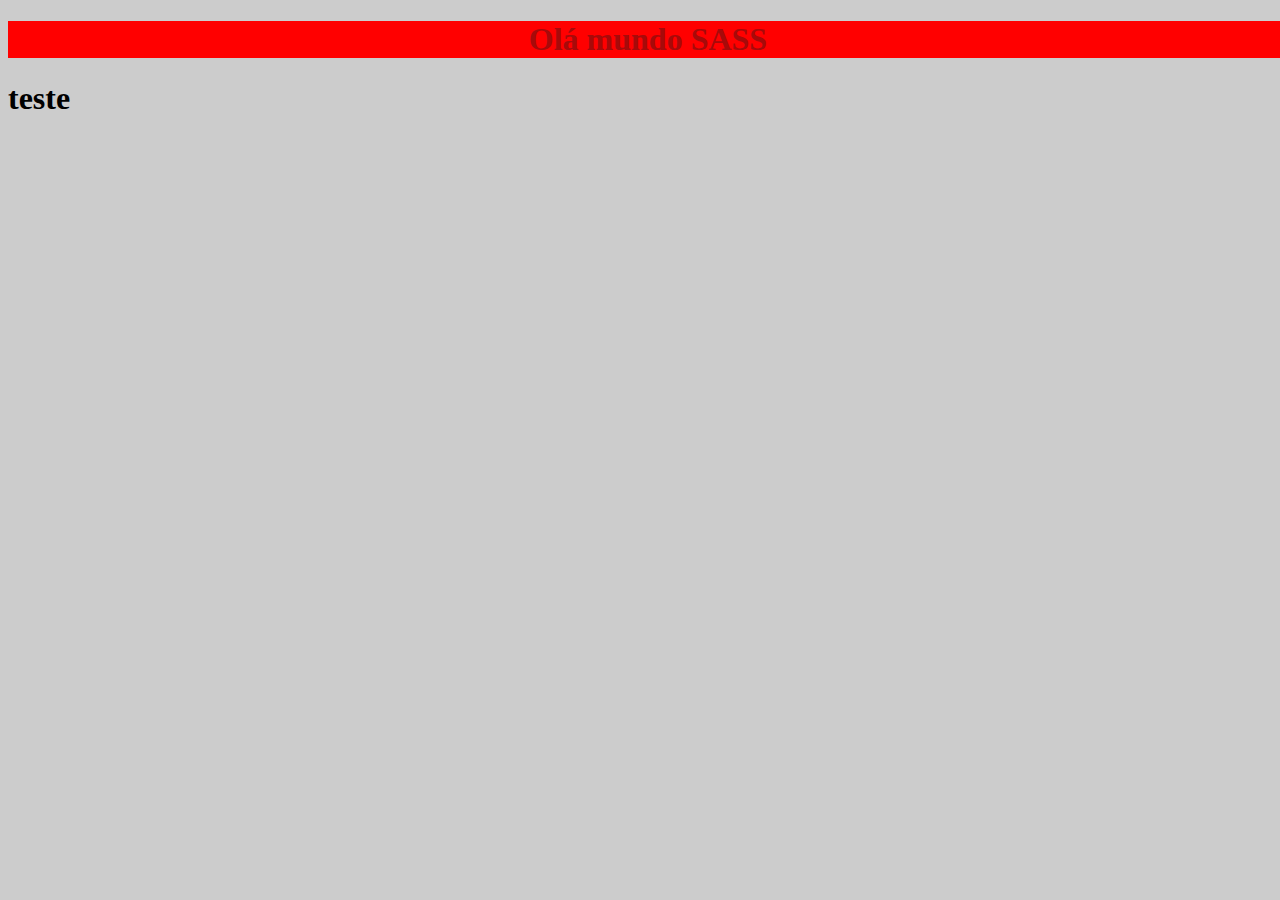
<file: 01. Aula 1/HTML/index.html>
<!DOCTYPE html>
    <html lang="pt-br">
    <head>

        <meta charset="UTF-8">
        <meta http-equiv="X-UA-Compatible" content="IE=edge">
        <meta name="viewport" content="width=device-width, initial-scale=1.0">

        <title>Introdução SASS</title>

        <link rel="stylesheet" href="../Sass_CSS/estilo.css">

    </head>

    <body>
        <main class="container">
            <h1>Olá mundo SASS</h1>
        </main>
        <h1>teste</h1>
    </body>

</html>
</file>
<file: 04. Regras de estilo/estilo.css>
div, main {
  background: #b2b2b2;
}
div p, div h2, main p, main h2 {
  color: blue;
}

main .p-vermelho {
  color: red;
}

li {
  color: purple;
}

ol > li {
  color: pink;
}

a {
  text-decoration: nome;
  color: green;
  transform: 0.5s;
  padding: 10px;
  border: 1px solid green;
  display: block;
  width: 150px;
  text-align: center;
}
a:hover {
  background: green;
  color: white;
}

.container {
  background: #ccc;
  padding: 20px;
  margin: 20px;
}
.container-content {
  color: red;
}

.spacing {
  padding: 200px;
}

.btn {
  padding: 10px 20px;
  border: 1px solid blue;
  border-radius: 5px;
  color: #fff;
  background: blue;
  cursor: pointer;
  margin: 5px;
}
.btn:hover {
  background-color: transparent;
  color: blue;
}
.btn-success {
  background: green;
  border-color: green;
}
.btn-success:hover {
  color: green;
}
.btn-danger {
  background: red;
  border-color: red;
}
.btn-danger:hover {
  color: red;
}

.sub-title, .title {
  border-bottom: 2px dotted red;
  padding: 10px;
  background: yellow;
  text-align: center;
}

.title {
  font-size: 30px;
  color: green;
}

.sub-title {
  font-size: 25px;
  color: blue;
}/*# sourceMappingURL=estilo.css.map */
</file>
<file: 05. Variaveis/css-sass/estilo.css>
h1 {
  color: #c4670a;
  border: 2px solid red;
}

p {
  color: #c4670a;
  border: 2px solid red;
}

a {
  color: #c4670a;
  border: 2px solid red;
  font-size: 3rem;
  margin: 35px;
  padding: 16px;
}

div p {
  background: #ccc;
  color: white;
  border: 3px dotted green;
}
div p span {
  color: green;
}/*# sourceMappingURL=estilo.css.map */
</file>
<file: 00. curso_sass-main/11_galleria/css/styles.css>
* {
  font-family: "Josefin Sans";
  padding: 0;
  margin: 0;
  box-sizing: border-box;
}

body {
  background-color: #000;
  color: #777;
}
body a {
  color: #777;
  text-decoration: none;
  transition: 0.4s;
}
body ul {
  list-style: none;
}

.header {
  display: flex;
  justify-content: space-between;
  max-width: 1170px;
  padding: 1.5rem 0;
  margin: 0 auto;
}
@media (max-width: 425px) {
  .header {
    padding: 1.1rem;
  }
}
.header-brand {
  color: #FFF;
  font-size: 3rem;
}
.header-navbar ul {
  height: 100%;
  display: flex;
  align-items: center;
  justify-content: center;
}
@media (max-width: 425px) {
  .header-navbar ul {
    display: none;
  }
}
.header-navbar ul li {
  margin: 0 1rem;
  text-transform: uppercase;
  font-size: 0.8rem;
}
.header-navbar ul li .active {
  color: #20C997;
}
.header-navbar ul li a:hover {
  color: #20C997;
}
.header-social-media ul {
  display: flex;
  align-items: center;
  justify-content: center;
  height: 100%;
}
@media (max-width: 425px) {
  .header-social-media ul {
    display: none;
  }
}
.header-social-media ul li {
  margin: 0 1rem;
}
.header-social-media ul li a:hover {
  color: #FFF;
}

.gallery {
  display: flex;
  align-items: center;
  justify-content: center;
  max-width: 1170px;
  padding: 1.5rem 0;
  margin: 0 auto;
  flex-wrap: wrap;
  justify-content: space-between;
  padding: 0;
}
@media (max-width: 425px) {
  .gallery {
    flex-direction: column;
  }
}
.gallery-card {
  width: 31%;
  height: 400px;
  margin-bottom: 4%;
  display: flex;
  align-items: center;
  justify-content: center;
  flex-direction: column;
  color: #FFF;
}
@media (max-width: 425px) {
  .gallery-card {
    width: 90%;
    margin-bottom: 6%;
  }
}
.gallery-card-title {
  font-size: 2rem;
  font-weight: 300;
  margin-bottom: 1rem;
}
.gallery-card-btn {
  padding: 0.6rem 2rem;
  border: 2px solid #FFF;
  color: #FFF;
  font-weight: 400;
  text-transform: uppercase;
  letter-spacing: 1px;
}
.gallery-card-btn:hover {
  background-color: #FFF;
  color: #000;
}
.gallery #card-1 {
  background-image: url("../img/animais.jpg");
  background-size: 100%;
  background-position: center;
  background-repeat: no-repeat;
  filter: grayscale(100%);
  transition: 0.6s;
}
.gallery #card-1:hover {
  background-size: 110%;
  filter: grayscale(0%);
  background-image: linear-gradient(rgba(0, 0, 0, 0.5), rgba(0, 0, 0, 0.5)), url("../img/animais.jpg");
}
.gallery #card-2 {
  background-image: url("../img/arquitetura.jpg");
  background-size: 100%;
  background-position: center;
  background-repeat: no-repeat;
  filter: grayscale(100%);
  transition: 0.6s;
}
.gallery #card-2:hover {
  background-size: 110%;
  filter: grayscale(0%);
  background-image: linear-gradient(rgba(0, 0, 0, 0.5), rgba(0, 0, 0, 0.5)), url("../img/arquitetura.jpg");
}
.gallery #card-3 {
  background-image: url("../img/cidade.jpg");
  background-size: 100%;
  background-position: center;
  background-repeat: no-repeat;
  filter: grayscale(100%);
  transition: 0.6s;
}
.gallery #card-3:hover {
  background-size: 110%;
  filter: grayscale(0%);
  background-image: linear-gradient(rgba(0, 0, 0, 0.5), rgba(0, 0, 0, 0.5)), url("../img/cidade.jpg");
}
.gallery #card-4 {
  background-image: url("../img/decoracao.jpg");
  background-size: 100%;
  background-position: center;
  background-repeat: no-repeat;
  filter: grayscale(100%);
  transition: 0.6s;
}
.gallery #card-4:hover {
  background-size: 110%;
  filter: grayscale(0%);
  background-image: linear-gradient(rgba(0, 0, 0, 0.5), rgba(0, 0, 0, 0.5)), url("../img/decoracao.jpg");
}
.gallery #card-5 {
  background-image: url("../img/esportes.jpg");
  background-size: 100%;
  background-position: center;
  background-repeat: no-repeat;
  filter: grayscale(100%);
  transition: 0.6s;
}
.gallery #card-5:hover {
  background-size: 110%;
  filter: grayscale(0%);
  background-image: linear-gradient(rgba(0, 0, 0, 0.5), rgba(0, 0, 0, 0.5)), url("../img/esportes.jpg");
}
.gallery #card-6 {
  background-image: url("../img/natureza.jpg");
  background-size: 100%;
  background-position: center;
  background-repeat: no-repeat;
  filter: grayscale(100%);
  transition: 0.6s;
}
.gallery #card-6:hover {
  background-size: 110%;
  filter: grayscale(0%);
  background-image: linear-gradient(rgba(0, 0, 0, 0.5), rgba(0, 0, 0, 0.5)), url("../img/natureza.jpg");
}
.gallery #card-7 {
  background-image: url("../img/paisagem.jpg");
  background-size: 100%;
  background-position: center;
  background-repeat: no-repeat;
  filter: grayscale(100%);
  transition: 0.6s;
}
.gallery #card-7:hover {
  background-size: 110%;
  filter: grayscale(0%);
  background-image: linear-gradient(rgba(0, 0, 0, 0.5), rgba(0, 0, 0, 0.5)), url("../img/paisagem.jpg");
}
.gallery #card-8 {
  background-image: url("../img/pessoas.jpg");
  background-size: 100%;
  background-position: center;
  background-repeat: no-repeat;
  filter: grayscale(100%);
  transition: 0.6s;
}
.gallery #card-8:hover {
  background-size: 110%;
  filter: grayscale(0%);
  background-image: linear-gradient(rgba(0, 0, 0, 0.5), rgba(0, 0, 0, 0.5)), url("../img/pessoas.jpg");
}
.gallery #card-9 {
  background-image: url("../img/refeicoes.jpg");
  background-size: 100%;
  background-position: center;
  background-repeat: no-repeat;
  filter: grayscale(100%);
  transition: 0.6s;
}
.gallery #card-9:hover {
  background-size: 110%;
  filter: grayscale(0%);
  background-image: linear-gradient(rgba(0, 0, 0, 0.5), rgba(0, 0, 0, 0.5)), url("../img/refeicoes.jpg");
}

footer {
  text-align: center;
  padding-bottom: 2rem;
}
footer span {
  font-weight: bold;
  color: #20C997;
}

/*# sourceMappingURL=styles.css.map */
</file>
<file: 00. curso_sass-main/12_home_instagram/css/styles.css>
/* GENERAL */
* {
  margin: 0;
  padding: 0;
  box-sizing: border-box;
  font-family: Helvetica;
  background-color: #FAFAFA;
}

/* CONTAINERS */
#main-container {
  display: flex;
  flex-direction: row;
  margin-top: 30px;
}

#banner-container,
#form-container {
  flex: 1 1 0;
  width: 50%;
}

#banner-container {
  text-align: right;
}

#banner-container img {
  margin-right: -15px;
}

#form-container {
  text-align: center;
}

/* LOGIN FORM */
#form-box {
  background-color: #FFF;
  border: 1px solid #DBDBDB;
  width: 350px;
  margin-top: 30px;
}

#form-box #logo-insta {
  width: 175px;
  height: 51px;
  margin: 30px auto 12px;
  background-color: #FFF;
}

#login-form {
  margin-top: 20px;
}

#login-form input {
  display: block;
  font-size: 12px;
  padding: 12px 9px;
  background-color: #FAFAFA;
  border: 1px solid #DBDBDB;
  border-radius: 3px;
  width: 268px;
  margin: 5px auto;
}

#login-form input[type="submit"] {
  background-color: #B2DFFC;
  color: #FFF;
  margin-top: 15px;
  border-radius: 5px;
  border-color: #B2DFFC;
  height: 30px;
  font-size: 13px;
  padding: 0;
  font-weight: bold;
}

/* SEPARADOR */
.separator {
  position: relative;
}

.separator .line {
  border-top: 1px solid #DBDBDB;
  width: 268px;
  margin: 25px auto 35px auto;
}

.separator span {
  position: absolute;
  text-transform: uppercase;
  color: #BBB;
  top: -6px;
  width: 50px;
  left: 50%;
  margin-left: -25px;
  font-size: 14px;
}

/* FACEBOOK LOGIN */

#facebook-login {
  margin-bottom: 25px;
}

#facebook-login a {
  text-decoration: none;
  color: #385185;
  display: flex;
  align-items: center;
  justify-content: center;
}

#facebook-login img {
  width: 16px;
  height: 16px;
  margin-right: 8px;
}

#facebook-login span {
  font-weight: bold;
  font-size: 13px;
  margin-top: 1px;
}


/* ESQUECEU A SENHA */

#forgot-pass {
  margin-bottom: 20px;
  font-size: 12px;
}

#forgot-pass a {
  text-decoration: none;
  color: #373799;
}

/* CHAMADA CADASTRO */

#register-container {
  background-color: #FFF;
  border: 1px solid #DBDBDB;
  width: 350px;
  margin-top: 10px;
  padding: 25px;
}

#register-container p {
  font-size: 14px;
  color: #262626;
}

#register-container a {
  color: #4A95F6;
  font-weight: bold;
  text-decoration: none;
}

/* OBTER O APP */

#get-app-container {
  text-align: center;
  width: 350px;
}

#get-app-container p {
  margin: 20px 0;
  font-size: 13px;
}

#get-app-container a {
  text-decoration: none;
}

#get-app-container img {
  width: 136px;
  height: 40px;
}

/* RODAPÉ */

footer {
  text-align: left;
  width: 1000px;
  margin: 50px auto;
}

footer nav {
  display: inline-block;
}

footer #footer-links {
  list-style: none;
}

footer #footer-links li {
  display: inline-block;
  text-transform: uppercase;
  margin-right: 10px;
}

#footer-links a {
  text-decoration: none;
  color: #00376b;
  font-size: 12px;
  font-weight: bold;
}

#copyright {
  font-size: 12px;
  text-transform: uppercase;
  color: #8e8e8e;
  margin-top: 10px;
}

/* MOBILE */

@media(max-width: 450px) {

  #banner-container {
    display: none;
  }

  #main-container,
  #form-box {
    margin-top: 0;
  }

  #form-container, 
  #form-box, 
  #register-container,
  #get-app-container {
    width: 100%;
    border: none;
  }

  footer {
    width: 90%;
    text-align: center;
  }

  #footer-links li {
    margin-bottom: 10px;
  }

}
</file>
<file: 00. curso_sass-main/1_intro/css/styles.css>
body {
  background-color: #CCC;
  width: 100%;
  height: 100%;
  padding: 0;
  margin: 0; }

.container {
  background: lightblue; }
  .container h1 {
    color: blue;
    text-align: center;
    background-color: red; }

/*# sourceMappingURL=styles.css.map */
</file>
<file: 00. curso_sass-main/3_regras_de_estilo/css/styles.css>
div, main {
  background: #DDD; }
  div p, div h2, main p, main h2 {
    color: blue; }

main .p-vermelho {
  color: red; }

li {
  color: purple; }

ol > li {
  color: blue; }

a {
  text-decoration: none;
  color: green;
  transition: 0.5s;
  padding: 10px;
  border: 1px solid green;
  display: block;
  width: 150px;
  text-align: center; }
  a:hover {
    background-color: green;
    color: white; }

.container {
  background-color: #CCC;
  padding: 20px;
  margin: 20px; }
  .container-content {
    color: red; }

.spacing {
  padding: 200px; }

.btn {
  padding: 10px 20px;
  border: 1px solid blue;
  border-radius: 5px;
  color: #FFF;
  background-color: blue;
  cursor: pointer;
  margin: 5px; }
  .btn:hover {
    background-color: transparent;
    color: blue; }
  .btn-success {
    background-color: green;
    border-color: green; }
    .btn-success:hover {
      color: green; }
  .btn-danger {
    background-color: red;
    border-color: red; }
    .btn-danger:hover {
      color: red; }

.title, .sub-title {
  border-bottom: 3px dotted red;
  padding: 15px;
  background-color: yellow;
  text-align: center; }

.title {
  font-size: 30px;
  color: green; }

.sub-title {
  font-size: 25px;
  color: blue; }

/*# sourceMappingURL=styles.css.map */
</file>
<file: 00. curso_sass-main/4_variaveis/css/styles.css>
h1 {
  color: #321;
  border: 2px solid red; }

p {
  color: #321;
  border: 2px solid red;
  font-size: 3rem;
  margin: 12px;
  padding: 16px; }

a {
  color: #321; }

div p {
  background-color: blue;
  color: #FFF;
  border: 3px dotted green; }
  div p span {
    color: red;
    border: 3px dotted green; }

h2 {
  color: green;
  border: 2px solid red; }

/*# sourceMappingURL=styles.css.map */
</file>
<file: 00. curso_sass-main/5_funcionalidades_sass/css/styles.css>
.btn {
  background-color: #DDD;
  color: #000;
  padding: 12px 10px;
  border-radius: 5px;
  margin: 10px; }

.esp-menor, .esp-medio, .esp-maior, .esp-maior-ainda {
  font-size: 3rem;
  line-height: 1.5rem;
  text-transform: uppercase; }

h2 {
  color: red;
  background-color: yellow;
  padding: 10px;
  border: 2px solid red; }
  h2:hover {
    border-color: blue;
    color: blue; }

body {
  margin: 20px; }

.p-esp {
  color: red;
  background-color: yellow;
  padding: 10px;
  border: 2px solid red; }
  .p-esp:hover {
    border-color: blue;
    color: blue; }

h2 {
  border-color: green;
  color: green; }

.esp-menor {
  padding: 10px;
  margin: 10px;
  border: 1px solid red;
  color: #000;
  background-color: #FFF; }

.esp-medio {
  padding: 15px;
  margin: 15px;
  border: 4px dotted blue;
  color: #000;
  background-color: #321; }

.esp-maior {
  padding: 25px;
  margin: 25px;
  border: 1px solid green;
  color: #991155;
  background-color: #336699; }

.esp-maior-ainda {
  padding: 50px;
  margin: 50px;
  border: 3px double gold;
  color: gold;
  background-color: #FFF; }

.container-menor {
  width: 600px;
  border: 1px solid red; }

.container-maior {
  width: 100rem;
  border: 2px solid green; }

.fonte-pequena {
  font-size: 5px;
  color: blue;
  border: 3px dotted gold; }

.fonte-grande {
  font-size: 25px;
  color: red;
  border: 3px dotted gold; }

.teste-1 {
  width: 100px;
  background-color: red; }

.teste-2 {
  width: 500px;
  background-color: green; }

.teste-3 {
  width: 80px;
  padding: 20px;
  background-color: green; }

.title-40px {
  font-size: 40px;
  line-height: 48px; }

.title-60px {
  font-size: 60px;
  line-height: 72px; }

.title-100px {
  font-size: 100px;
  line-height: 120px; }

.p-1 {
  color: lightblue;
  background-color: #000; }

.p-2 {
  color: lightgreen;
  background-color: #000; }

.p-3 {
  color: teal;
  background-color: #000; }

/*# sourceMappingURL=styles.css.map */
</file>
<file: 00. curso_sass-main/6_projeto_agency/css/styles.css>
#main-banner .title-container h2, #main-banner .title-container h1 {
  text-shadow: 3px 2px #000; }

.services-container h2, .jobs-container h2 {
  font-size: 3rem;
  margin-top: 2rem;
  text-align: center; }

.jobs-container .jobs-list .first-job, .jobs-container .jobs-list .other-jobs-container .job-card {
  background-size: cover;
  background-position: center; }

.jobs-container .jobs-list .first-job .job-card-title, .jobs-container .jobs-list .other-jobs-container .job-card .job-card-title, .jobs-container .jobs-list .first-job .job-card-cover, .jobs-container .jobs-list .other-jobs-container .job-card .job-card-cover, .jobs-container .jobs-list .first-job .job-card-description, .jobs-container .jobs-list .other-jobs-container .job-card .job-card-description {
  opacity: 0; }
  @media (max-width: 425px) {
    .jobs-container .jobs-list .first-job .job-card-title, .jobs-container .jobs-list .other-jobs-container .job-card .job-card-title, .jobs-container .jobs-list .first-job .job-card-cover, .jobs-container .jobs-list .other-jobs-container .job-card .job-card-cover, .jobs-container .jobs-list .first-job .job-card-description, .jobs-container .jobs-list .other-jobs-container .job-card .job-card-description {
      opacity: 1; } }
.jobs-container .jobs-list .first-job:hover .job-card-title, .jobs-container .jobs-list .other-jobs-container .job-card:hover .job-card-title, .jobs-container .jobs-list .first-job:hover .job-card-cover, .jobs-container .jobs-list .other-jobs-container .job-card:hover .job-card-cover, .jobs-container .jobs-list .first-job:hover .job-card-description, .jobs-container .jobs-list .other-jobs-container .job-card:hover .job-card-description {
  opacity: 1; }

.btn {
  padding: 0.6rem 1rem;
  border: 1px solid #FFF;
  text-transform: uppercase;
  border-radius: 5px;
  transition: 0.3s;
  color: #FFF; }
  .btn:hover {
    border-color: #FF5200;
    color: #FF5200; }
  .btn-primary {
    background-color: #FF5200;
    border-color: #FF5200; }
    .btn-primary:hover {
      background-color: transparent; }
  .btn-rounded {
    margin-top: 1rem;
    border-radius: 2rem;
    padding: 1rem 1.5rem; }

* {
  margin: 0;
  padding: 0;
  box-sizing: border-box;
  font-family: "Lato"; }

a {
  text-decoration: none; }

li {
  list-style: none; }

#main-banner {
  background: linear-gradient(rgba(0, 0, 0, 0.6), rgba(0, 0, 0, 0.6)), url("../img/office.jpg");
  height: 85vh;
  background-size: cover;
  background-position: center; }
  @media (max-width: 425px) {
    #main-banner {
      height: 100vh; } }
  @media (max-width: 425px) {
    #main-banner nav {
      display: none; } }
  #main-banner .nav-container {
    display: flex;
    justify-content: space-between;
    position: fixed;
    top: 0;
    left: 0;
    width: 100%;
    padding: 1.5rem 2rem;
    background-color: #000;
    z-index: 10; }
    @media (max-width: 425px) {
      #main-banner .nav-container {
        padding: 1rem; } }
    #main-banner .nav-container .brand {
      color: #FFF;
      font-size: 2rem;
      transition: 0.3s; }
      #main-banner .nav-container .brand:hover {
        color: #FF5200; }
    #main-banner .nav-container-navbar {
      display: flex;
      align-items: center;
      height: 100%; }
      #main-banner .nav-container-navbar li {
        margin: 5px 10px; }
        #main-banner .nav-container-navbar li a {
          color: #FFF;
          transition: 0.3s; }
          #main-banner .nav-container-navbar li a:hover {
            color: #FF5200; }
    #main-banner .nav-container .fas.fa-bars {
      font-size: 2rem;
      color: #FFF;
      display: none; }
      @media (max-width: 425px) {
        #main-banner .nav-container .fas.fa-bars {
          display: block; } }
  #main-banner .title-container {
    color: #FFF;
    display: flex;
    flex-direction: column;
    align-items: center;
    justify-content: center;
    height: 100%; }
    @media (max-width: 425px) {
      #main-banner .title-container {
        text-align: center;
        padding: 2rem; } }
    #main-banner .title-container h2 {
      font-size: 3rem; }
    #main-banner .title-container h1 {
      font-size: 4rem;
      margin-top: 1rem; }

.services-container {
  text-align: center;
  padding: 2rem;
  margin-bottom: 2rem; }
  .services-container .services-card-container {
    display: flex;
    flex-wrap: wrap;
    justify-content: space-around;
    padding: 2rem; }
    @media (max-width: 425px) {
      .services-container .services-card-container {
        padding: 2rem 0; } }
    .services-container .services-card-container .services-card {
      width: 30%;
      margin: 1%;
      padding: 2rem;
      border: 1px solid #CCC;
      transition: 0.3s; }
      @media (max-width: 425px) {
        .services-container .services-card-container .services-card {
          width: 100%;
          margin-bottom: 2rem; } }
      .services-container .services-card-container .services-card i {
        color: #FF5200;
        font-size: 4rem;
        display: block;
        margin-top: 1rem;
        margin-bottom: 1.5rem; }
      .services-container .services-card-container .services-card h3 {
        font-size: 1.5rem;
        margin-bottom: 1rem; }
      .services-container .services-card-container .services-card p {
        color: #8B8E94; }
      .services-container .services-card-container .services-card:hover {
        border: transparent;
        box-shadow: 0 1px 10px #CCC; }

.jobs-container {
  background-color: #E5EAFF;
  padding: 3rem; }
  @media (max-width: 425px) {
    .jobs-container {
      padding: 2rem; } }
  .jobs-container .jobs-list {
    display: flex;
    padding: 2rem 0; }
    @media (max-width: 425px) {
      .jobs-container .jobs-list {
        flex-direction: column; } }
    .jobs-container .jobs-list .first-job {
      width: 30%;
      height: 415px;
      margin: 0 2%;
      background-image: url("../img/job1.jpg");
      position: relative;
      cursor: pointer;
      transition: 0.5s; }
      @media (max-width: 425px) {
        .jobs-container .jobs-list .first-job {
          width: 100%;
          height: 200px;
          margin: 0;
          margin-bottom: 2rem; } }
    .jobs-container .jobs-list .other-jobs-container {
      display: flex;
      flex-wrap: wrap;
      width: 68%; }
      @media (max-width: 425px) {
        .jobs-container .jobs-list .other-jobs-container {
          width: 100%;
          flex-direction: column; } }
      .jobs-container .jobs-list .other-jobs-container .job-card {
        width: 46%;
        height: 200px;
        position: relative;
        cursor: pointer;
        margin-bottom: 15px;
        margin-right: 15px; }
        @media (max-width: 425px) {
          .jobs-container .jobs-list .other-jobs-container .job-card {
            width: 100%;
            height: 200px;
            margin: 0;
            margin-bottom: 2rem; } }
      .jobs-container .jobs-list .other-jobs-container #job2 {
        background-image: url("../img/job2.jpg"); }
      .jobs-container .jobs-list .other-jobs-container #job3 {
        background-image: url("../img/job3.jpg"); }
      .jobs-container .jobs-list .other-jobs-container #job4 {
        background-image: url("../img/job4.jpg"); }
      .jobs-container .jobs-list .other-jobs-container #job5 {
        background-image: url("../img/job5.jpg"); }
    .jobs-container .jobs-list .job-card-cover {
      position: absolute;
      top: 0;
      left: 0;
      width: 100%;
      height: 100%;
      padding-top: 1.75rem;
      background-color: rgba(0, 0, 0, 0.6);
      border: 3px solid #FF5200; }
    .jobs-container .jobs-list .job-card-title {
      text-align: center;
      color: #FFF;
      font-size: 2.2rem;
      transition: 0.5s;
      font-weight: bold; }
    .jobs-container .jobs-list .job-card-description {
      text-align: center;
      color: #FFF;
      padding: 1rem;
      font-size: 0.9rem; }

footer {
  background-color: #1D1D1D;
  color: #8B8E94;
  padding: 5rem 2rem; }
  footer .footer-container {
    max-width: 1200px;
    margin: 0 auto;
    display: flex;
    flex-wrap: wrap; }
    @media (max-width: 425px) {
      footer .footer-container {
        max-width: 100%;
        flex-direction: column; } }
    footer .footer-container .footer-title {
      color: #FFF;
      font-weight: bold;
      margin-bottom: 1rem; }
  footer .footer-desc-container, footer .footer-links-container {
    width: 50%; }
    @media (max-width: 425px) {
      footer .footer-desc-container, footer .footer-links-container {
        width: 100%;
        margin-bottom: 2rem;
        text-align: center; } }
  footer .footer-desc-container p {
    width: 80%;
    line-height: 1.3; }
    @media (max-width: 425px) {
      footer .footer-desc-container p {
        width: 100%; } }
  footer .footer-links-container {
    display: flex; }
    @media (max-width: 425px) {
      footer .footer-links-container {
        flex-direction: column; } }
    footer .footer-links-container-list {
      padding: 0 1rem; }
      @media (max-width: 425px) {
        footer .footer-links-container-list {
          margin-bottom: 2rem; } }
      footer .footer-links-container-list li {
        margin-bottom: 0.5rem; }
        footer .footer-links-container-list li a {
          color: #8B8E94;
          transition: 0.5s; }
          footer .footer-links-container-list li a:hover {
            color: #FFF; }
  footer .footer-copy-right-container {
    width: 100%;
    margin-top: 3rem; }
    @media (max-width: 425px) {
      footer .footer-copy-right-container {
        text-align: center; } }
    footer .footer-copy-right-container p {
      margin-bottom: 1rem; }

/*# sourceMappingURL=styles.css.map */
</file>
<file: 00. curso_sass-main/7_arquitetura_sass/css/main.css>
* {
  padding: 0;
  margin: 0;
}

body {
  background-color: #222;
}

main {
  text-align: center;
}

h1, h2 {
  font-size: 2rem;
  color: #DDD;
}

p {
  font-size: 16px;
  color: #CCC;
}

ul {
  list-style: none;
}

a {
  text-decoration: none;
}

button {
  cursor: pointer;
}

#navbar {
  padding: 15px;
  border-bottom: 2px solid #FFF;
  margin-bottom: 15px;
}
#navbar ul {
  display: flex;
  justify-content: flex-end;
}
#navbar ul li {
  margin: 0 10px;
}
#navbar ul li a {
  color: #FFF;
  transition: 0.5s;
}
#navbar ul li a:hover {
  color: #DDD;
}

.btn {
  padding: 10px 15px;
  background-color: orange;
  color: #FFF;
  border-radius: 10px;
  border: 1px solid #000;
  text-transform: uppercase;
  font-size: 14px;
  transition: 0.5s;
  display: block;
  margin: 15px auto;
}
.btn:hover {
  background-color: transparent;
}

/*# sourceMappingURL=main.css.map */
</file>
<file: 00. curso_sass-main/9_modulos_sass/css/styles.css>
.color-1 {
  color: #84717f;
  background-color: #8471ed;
}

.color-2 {
  background-color: #3118ba;
}

.color-3 {
  background-color: #b5aaf4;
}

.color-4 {
  background-color: #4a550b;
}

.color-5 {
  background-color: #313031;
}

.color-6 {
  background-color: #373737;
}

.color-7 {
  background-color: #4F1F33;
}
.color-7:hover {
  background-color: #e5bbcd;
}

h1 {
  font-size: 40px;
}

h1 {
  border: 2px solid red;
}

h1 {
  transition: 1s;
}

/*# sourceMappingURL=styles.css.map */
</file>
<file: 01. Aula 1/Sass_CSS/estilo.css>
body {
  background-color: #ccc;
  width: 100%;
  height: 100%;
}

.container {
  background: lightblue;
}
.container h1 {
  color: #a70a0a;
  text-align: center;
  background-color: red;
}/*# sourceMappingURL=estilo.css.map */
</file>
